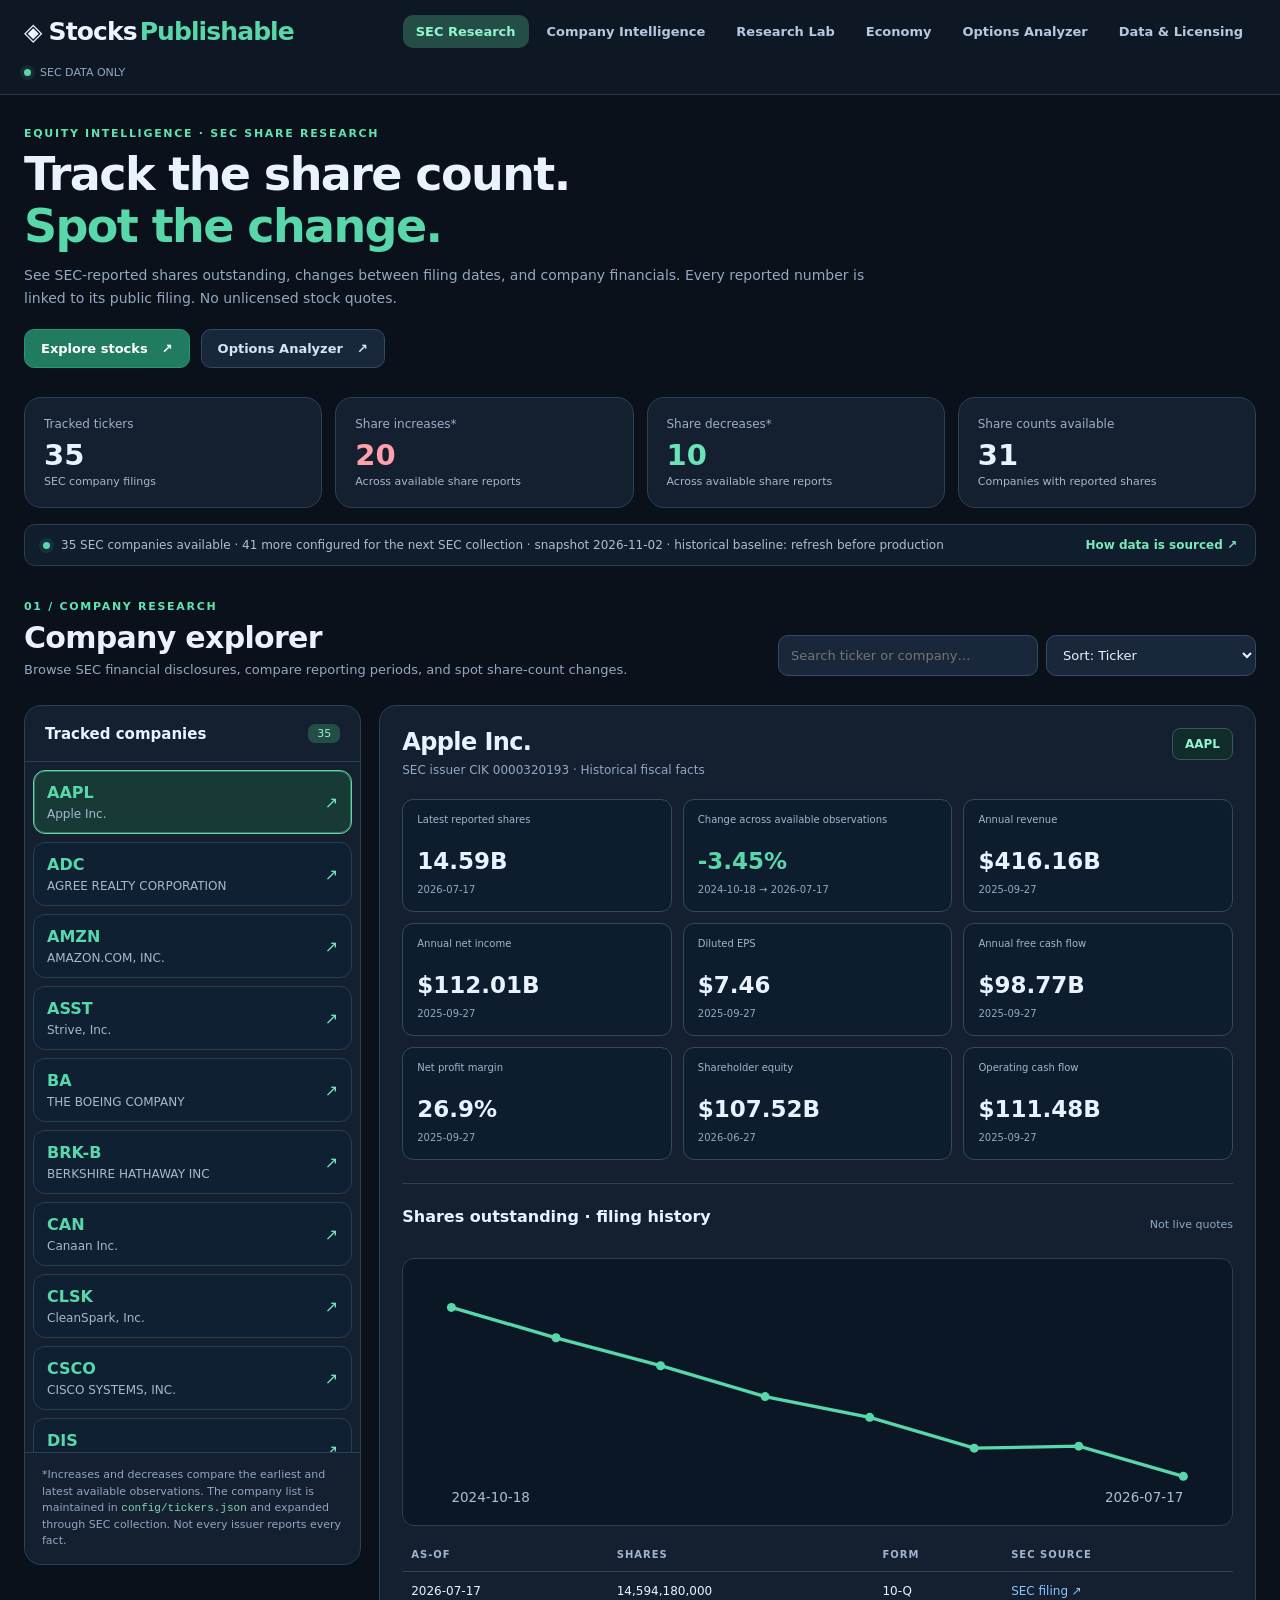
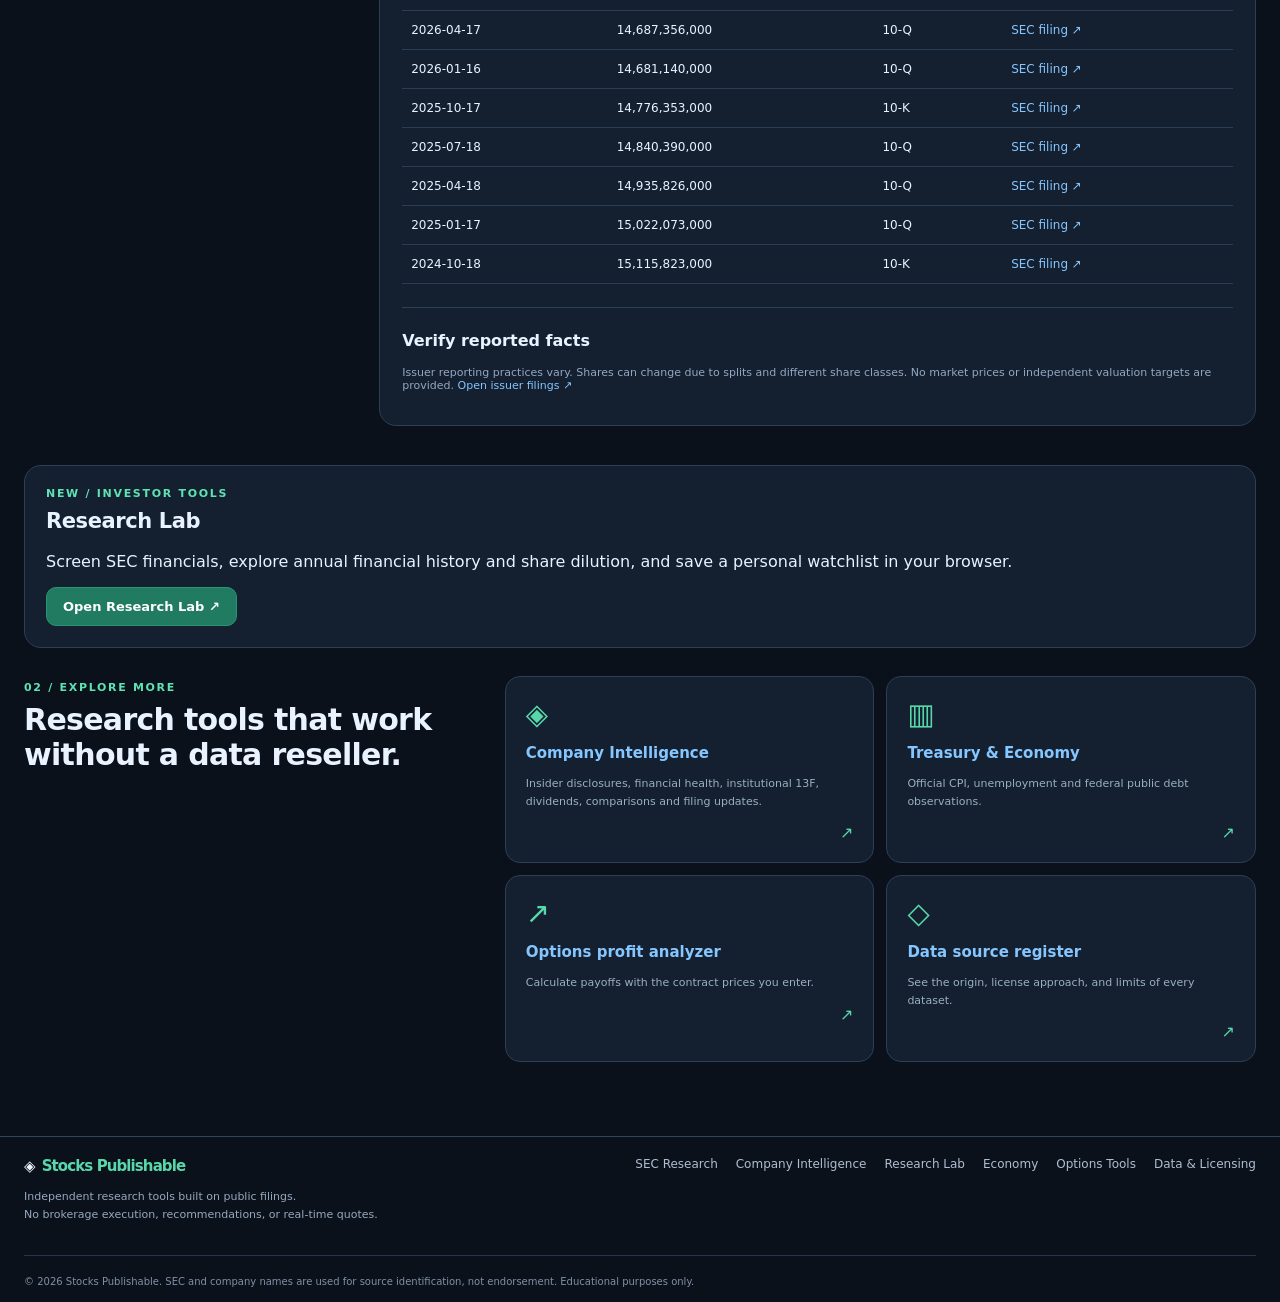
<file: index.html>
<!doctype html>
<html lang="en"><head>
<meta charset="utf-8"><meta name="viewport" content="width=device-width,initial-scale=1">
<meta name="description" content="Free public-filings research, share dilution trends, SEC company fundamentals, and original investing tools.">
<meta name="theme-color" content="#0a1221">
<title>Stocks Publishable | Research from public filings</title>
<link rel="stylesheet" href="./assets/style.css?v=20261102-intelligence1">
<script src="./assets/dashboard.js?v=20261102-company-expansion1" defer></script>
</head><body>
<a class="skip" href="#content">Skip to content</a>
<header class="site-header"><div class="nav shell"><a class="logo" href="./index.html" aria-label="Stocks Publishable home"><span class="logo-mark" aria-hidden="true">◈</span><span class="logo-name">Stocks<span>Publishable</span></span></a><nav class="nav-links" aria-label="Main navigation"><a href="./index.html" aria-current="page">SEC Research</a><a href="./intelligence.html">Company Intelligence</a><a href="./research.html">Research Lab</a><a href="./economy.html">Economy</a><a href="./options.html">Options Analyzer</a><a href="./sources.html">Data & Licensing</a></nav><span class="nav-label"><span class="live-dot"></span> SEC DATA ONLY</span></div></header>
<main id="content" class="shell">
<section class="hero"><div class="hero-left">
 <div class="eyebrow">EQUITY INTELLIGENCE · SEC SHARE RESEARCH</div>
 <h1>Track the share count.<br><em>Spot the change.</em></h1>
 <p>See SEC-reported shares outstanding, changes between filing dates, and company financials. Every reported number is linked to its public filing. No unlicensed stock quotes.</p>
 <div class="hero-actions"><a class="btn btn-primary" href="#explorer">Explore stocks <span aria-hidden="true">↗</span></a><a class="btn btn-subtle" href="./options.html">Options Analyzer <span aria-hidden="true">↗</span></a></div>
 </div></section>
 <section class="top-stats" aria-label="SEC filing overview">
   <div class="stat"><div class="label">Tracked tickers</div><div class="value" id="statTotal">—</div><div class="mini">SEC company filings</div></div>
   <div class="stat"><div class="label">Share increases*</div><div class="value negative" id="statIncreases">—</div><div class="mini">Across available share reports</div></div>
   <div class="stat"><div class="label">Share decreases*</div><div class="value positive" id="statDecreases">—</div><div class="mini">Across available share reports</div></div>
   <div class="stat"><div class="label">Share counts available</div><div class="value" id="statCoverage">—</div><div class="mini">Companies with reported shares</div></div>
 </section>
<div class="status-strip" role="status"><div><span class="status-indicator"></span><span id="dataStatus">Loading SEC filings snapshot…</span></div><a href="./sources.html">How data is sourced <span aria-hidden="true">↗</span></a></div>
<section class="intro-block" id="explorer"><div><div class="kicker">01 / COMPANY RESEARCH</div><h2>Company explorer</h2><p>Browse SEC financial disclosures, compare reporting periods, and spot share-count changes.</p></div><div class="explorer-tools"><label class="sr-only" for="companySearch">Find ticker or company</label><input id="companySearch" type="search" placeholder="Search ticker or company…" autocomplete="off"><label class="sr-only" for="companySort">Sort companies</label><select id="companySort"><option value="ticker">Sort: Ticker</option><option value="dilution">Largest share-count increase</option><option value="revenue">Highest annual revenue</option></select></div></section>
<div class="workbench"><aside class="sidebar" aria-label="SEC tracked companies"><div class="sidebar-top"><strong>Tracked companies</strong><span id="companyCount">—</span></div><div id="companyList" class="companies" aria-label="Select a company"><div class="empty">Loading companies…</div></div><p class="sidebar-note">*Increases and decreases compare the earliest and latest available observations. The company list is maintained in <code>config/tickers.json</code> and expanded through SEC collection. Not every issuer reports every fact.</p></aside>
<section class="detail" id="companyDetail" aria-live="polite"><div class="detail-empty">Select a company to inspect its SEC filing history.</div></section></div>
<section class="panel" style="margin-bottom:28px"><div class="kicker">NEW / INVESTOR TOOLS</div><h2>Research Lab</h2><p>Screen SEC financials, explore annual financial history and share dilution, and save a personal watchlist in your browser.</p><a class="btn btn-primary" href="./research.html">Open Research Lab ↗</a></section><section class="feature-band"><div><span class="band-index">02 / EXPLORE MORE</span><h2>Research tools that work<br>without a data reseller.</h2></div><div class="feature-grid"><a href="./intelligence.html"><span class="feature-icon">◈</span><strong>Company Intelligence</strong><small>Insider disclosures, financial health, institutional 13F, dividends, comparisons and filing updates.</small><span class="feature-arrow">↗</span></a><a href="./economy.html"><span class="feature-icon">▥</span><strong>Treasury &amp; Economy</strong><small>Official CPI, unemployment and federal public debt observations.</small><span class="feature-arrow">↗</span></a><a href="./options.html"><span class="feature-icon">↗</span><strong>Options profit analyzer</strong><small>Calculate payoffs with the contract prices you enter.</small><span class="feature-arrow">↗</span></a><a href="./sources.html"><span class="feature-icon">◇</span><strong>Data source register</strong><small>See the origin, license approach, and limits of every dataset.</small><span class="feature-arrow">↗</span></a></div></section>
</main>
<footer class="footer"><div class="shell footer-inner"><div><span class="logo footer-brand">◈ <span>Stocks Publishable</span></span><p>Independent research tools built on public filings.<br>No brokerage execution, recommendations, or real-time quotes.</p></div><div class="footer-links"><a href="./index.html">SEC Research</a><a href="./intelligence.html">Company Intelligence</a><a href="./research.html">Research Lab</a><a href="./economy.html">Economy</a><a href="./options.html">Options Tools</a><a href="./sources.html">Data & Licensing</a></div></div><div class="shell footer-bottom">© <span id="year">2026</span> Stocks Publishable. SEC and company names are used for source identification, not endorsement. Educational purposes only.</div></footer>
</body></html>
</file>
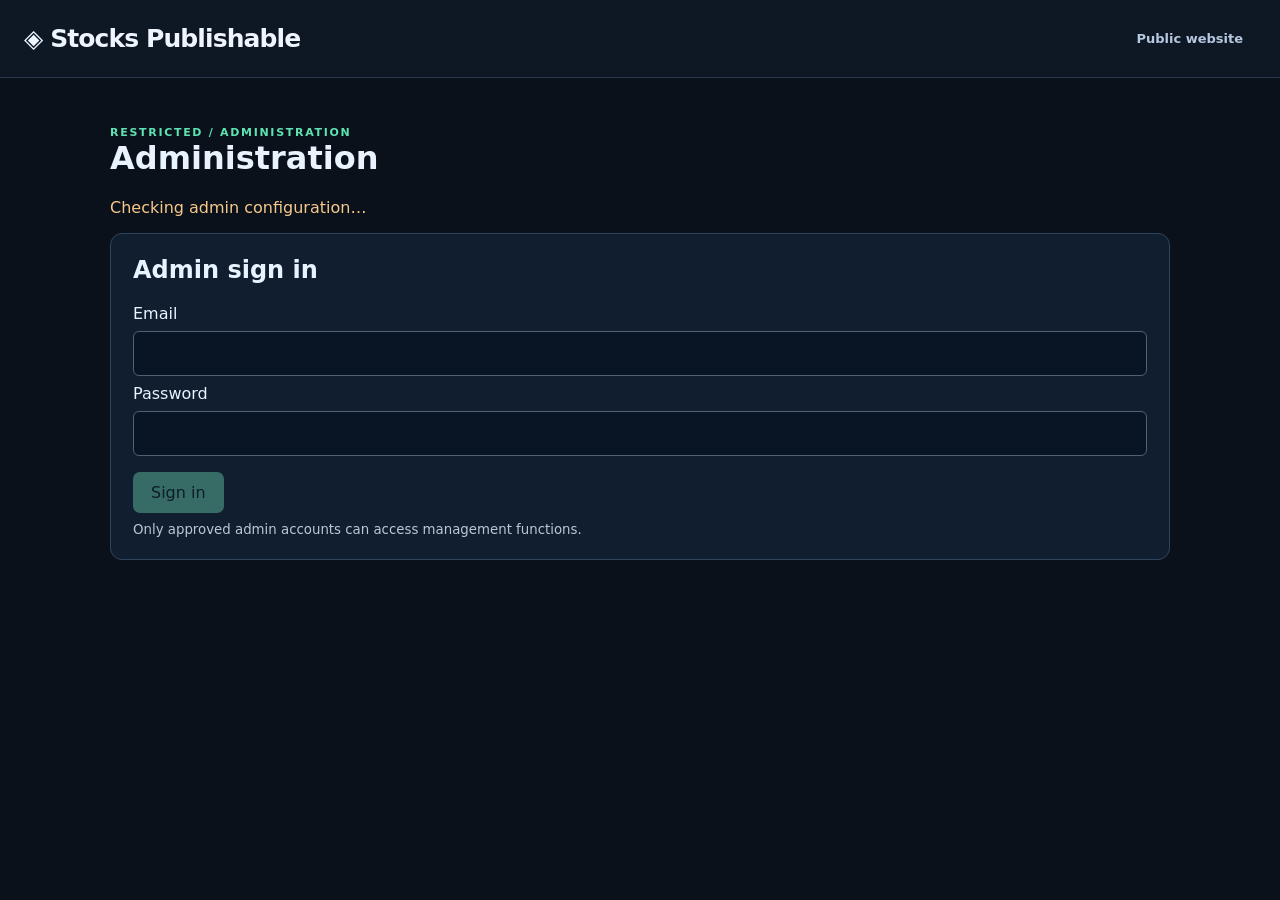
<file: admin.html>
<!doctype html><html lang="en"><head><meta charset="utf-8"><meta name="viewport" content="width=device-width,initial-scale=1"><title>Admin | Stocks Publishable</title><link rel="stylesheet" href="./assets/style.css"><style>.admin-wrap{max-width:1100px;margin:48px auto;padding:0 20px}.admin-grid{display:grid;grid-template-columns:repeat(auto-fit,minmax(210px,1fr));gap:16px;margin:24px 0}.admin-card{background:#111e30;border:1px solid #30455c;border-radius:12px;padding:22px}.admin-card strong{display:block;font-size:2rem;color:#71dfb5}.admin-card input{width:100%;padding:12px;margin:8px 0;background:#091525;color:white;border:1px solid #516176;border-radius:6px}.admin-card button{padding:11px 18px;margin:8px 6px 0 0;border:0;border-radius:7px;background:#71dfb5;color:#071a1e;cursor:pointer}.admin-card button:disabled{opacity:.4;cursor:not-allowed}.admin-card small{display:block;color:#b9c8d4;margin-top:9px}.admin-table{width:100%;border-collapse:collapse}.admin-table td,.admin-table th{padding:10px;border-bottom:1px solid #30455c;text-align:left}#portal{display:none}#notice{margin:16px 0;color:#f6c98b}</style></head><body><header class="site-header"><div class="nav shell"><a class="logo" href="./index.html">◈ Stocks Publishable</a><nav class="nav-links"><a href="./index.html">Public website</a></nav></div></header><main class="admin-wrap"><div class="eyebrow">RESTRICTED / ADMINISTRATION</div><h1>Administration</h1><p id="notice" role="status">Checking admin configuration…</p><section id="login" class="admin-card"><h2>Admin sign in</h2><form id="loginForm"><label>Email<input id="email" type="email" autocomplete="username" required></label><label>Password<input id="password" type="password" autocomplete="current-password" required></label><button id="signIn" type="submit" disabled>Sign in</button></form><small>Only approved admin accounts can access management functions.</small></section><section id="portal"><button id="signOut">Sign out</button><div class="admin-grid"><div class="admin-card"><span>Configured tickers</span><strong id="total">—</strong></div><div class="admin-card"><span>Published SEC companies</span><strong id="published">—</strong></div><div class="admin-card"><span>Share increases</span><strong id="increases">—</strong></div><div class="admin-card"><span>Snapshot updated</span><strong id="updated" style="font-size:1.2rem">—</strong></div></div><div class="admin-card"><h2>Manage stock watchlist</h2><form id="addForm"><label>New ticker<input id="ticker" maxlength="12" pattern="[A-Za-z0-9.-]{1,12}" required placeholder="e.g. AAPL"></label><button type="submit">Add ticker</button></form><small>Changes are stored in the protected admin database. The SEC collector currently reads config/tickers.json; syncing database changes to that file requires a separate authorized server-side integration.</small><table class="admin-table"><thead><tr><th>Ticker</th><th>Visibility</th><th>Action</th></tr></thead><tbody id="rows"></tbody></table></div><div class="admin-card" style="margin-top:16px"><h2>Collection monitoring</h2><p id="collection">Loading public SEC snapshot…</p><p>Scheduled SEC collection: Monday and Thursday (see GitHub Actions for exact execution status). Manual refresh is not enabled until a server-side GitHub Actions dispatcher is configured.</p><a href="https://github.com/tom10015/Stocks-Publishable/actions">View GitHub Actions</a></div></section></main><script type="module" src="./assets/admin.js"></script></body></html>
</file>
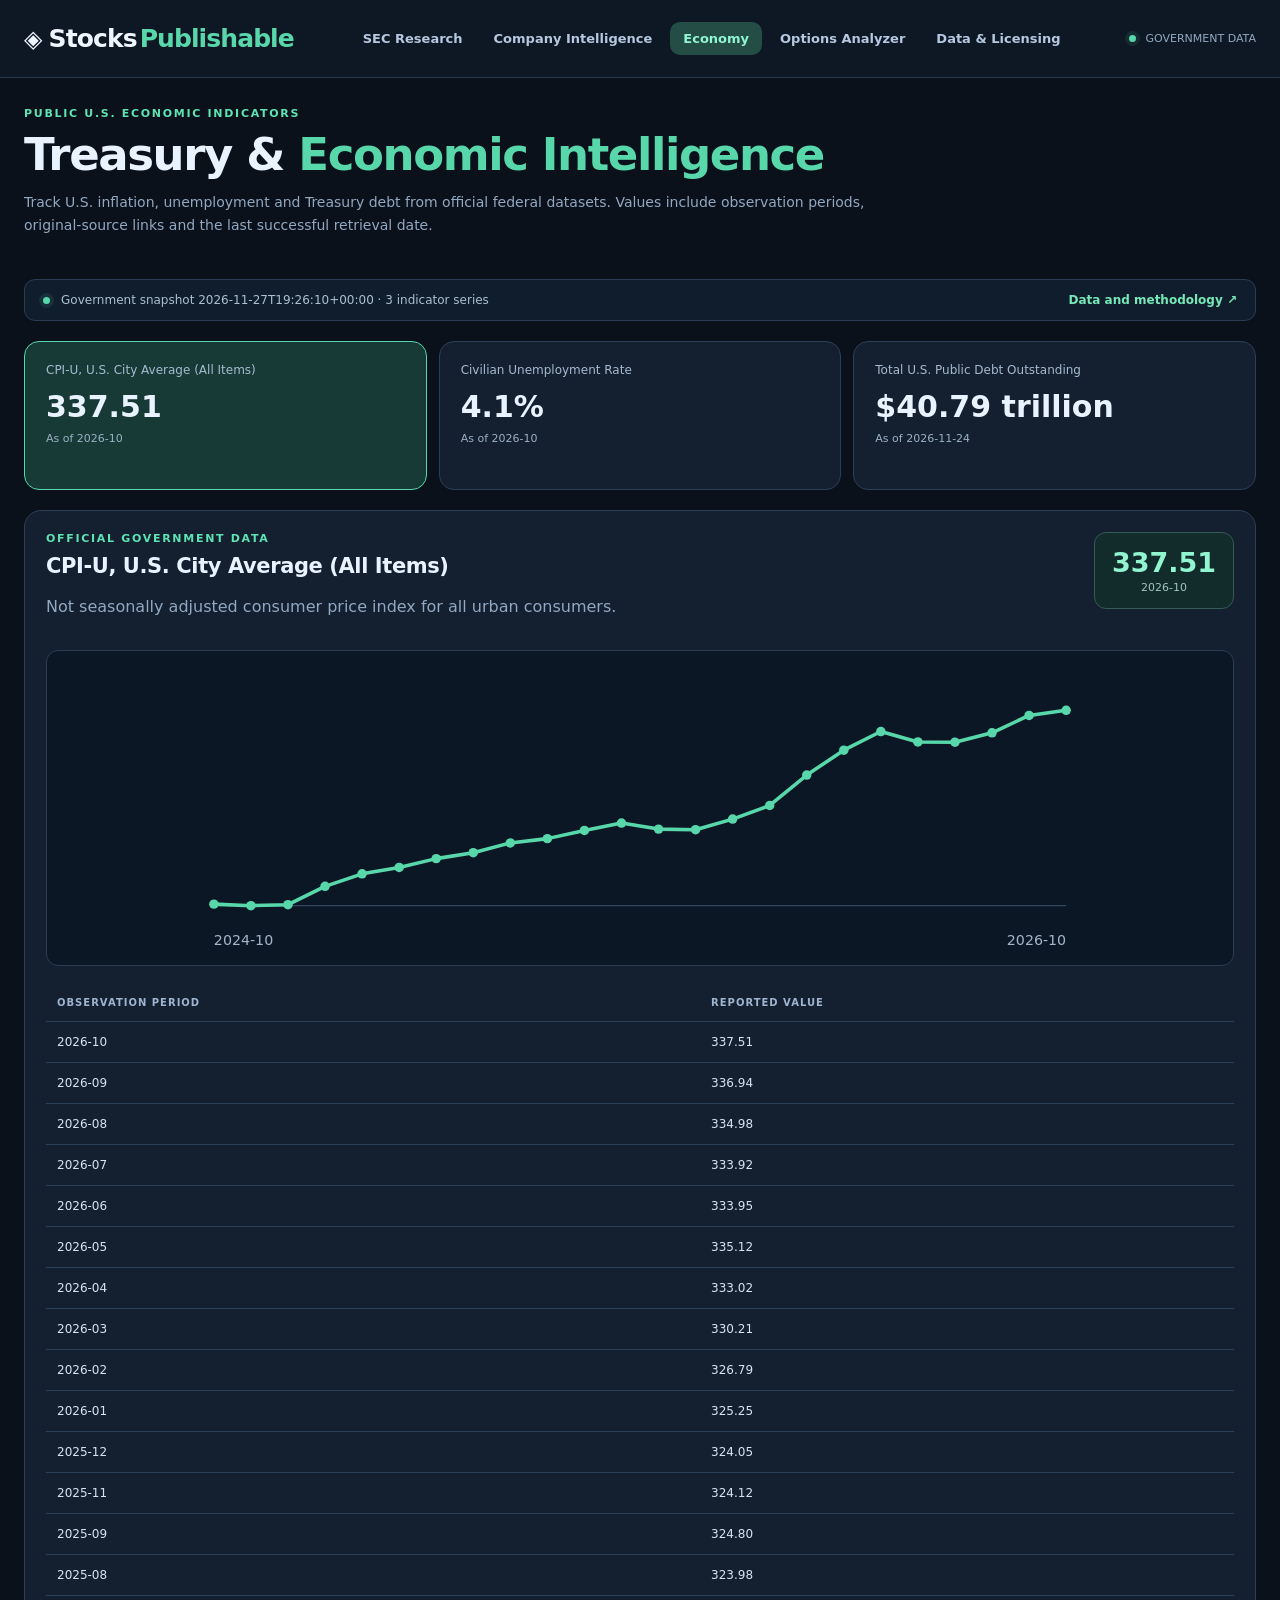
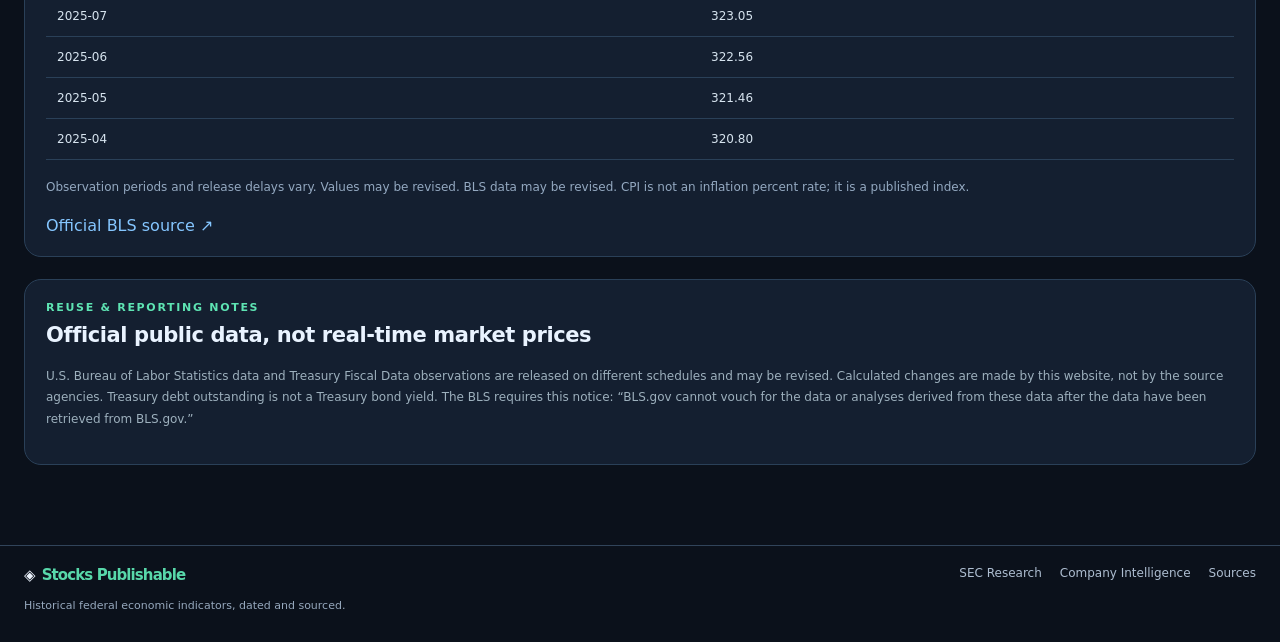
<file: economy.html>
<!doctype html><html lang="en"><head><meta charset="utf-8"><meta name="viewport" content="width=device-width,initial-scale=1"><meta name="theme-color" content="#0b111b">
<meta name="description" content="Official U.S. CPI, unemployment and Treasury debt indicators with source dates and free government datasets.">
<title>Treasury &amp; Economy · Stocks Publishable</title>
<link rel="stylesheet" href="./assets/style.css?v=20261102-intelligence1"><script src="./assets/economy.js?v=20261102-intelligence1" defer></script></head><body>
<a class="skip" href="#content">Skip to content</a><header class="site-header"><div class="nav shell">
<a class="logo" href="./index.html"><span class="logo-mark" aria-hidden="true">◈</span><span class="logo-name">Stocks<span>Publishable</span></span></a>
<nav class="nav-links" aria-label="Main navigation"><a href="./index.html">SEC Research</a><a href="./intelligence.html">Company Intelligence</a><a href="./economy.html" aria-current="page">Economy</a><a href="./options.html">Options Analyzer</a><a href="./sources.html">Data & Licensing</a></nav><span class="nav-label"><span class="live-dot"></span> GOVERNMENT DATA</span></div></header>
<main id="content" class="shell"><section class="page-hero"><div class="kicker">PUBLIC U.S. ECONOMIC INDICATORS</div><h1>Treasury &amp; <em>Economic Intelligence</em></h1>
<p>Track U.S. inflation, unemployment and Treasury debt from official federal datasets. Values include observation periods, original-source links and the last successful retrieval date.</p></section>
<div class="status-strip" role="status"><div><span class="status-indicator"></span><span id="ecoStatus">Loading official government indicators…</span></div><a href="./sources.html">Data and methodology ↗</a></div>
<div class="econ-grid" id="ecoGrid"><div class="panel"><h2>Loading economic data…</h2></div></div>
<section class="panel" id="ecoDetail"><h2>Historical observations</h2><p class="muted">Choose an available indicator above.</p></section>
<section class="panel disclosure"><div class="kicker">REUSE &amp; REPORTING NOTES</div><h2>Official public data, not real-time market prices</h2>
<p>U.S. Bureau of Labor Statistics data and Treasury Fiscal Data observations are released on different schedules and may be revised. Calculated changes are made by this website, not by the source agencies. Treasury debt outstanding is not a Treasury bond yield. The BLS requires this notice: “BLS.gov cannot vouch for the data or analyses derived from these data after the data have been retrieved from BLS.gov.”</p></section>
</main><footer class="footer"><div class="shell footer-inner"><div><span class="logo footer-brand">◈ <span>Stocks Publishable</span></span><p>Historical federal economic indicators, dated and sourced.</p></div><div class="footer-links"><a href="./index.html">SEC Research</a><a href="./intelligence.html">Company Intelligence</a><a href="./sources.html">Sources</a></div></div></footer></body></html>
</file>
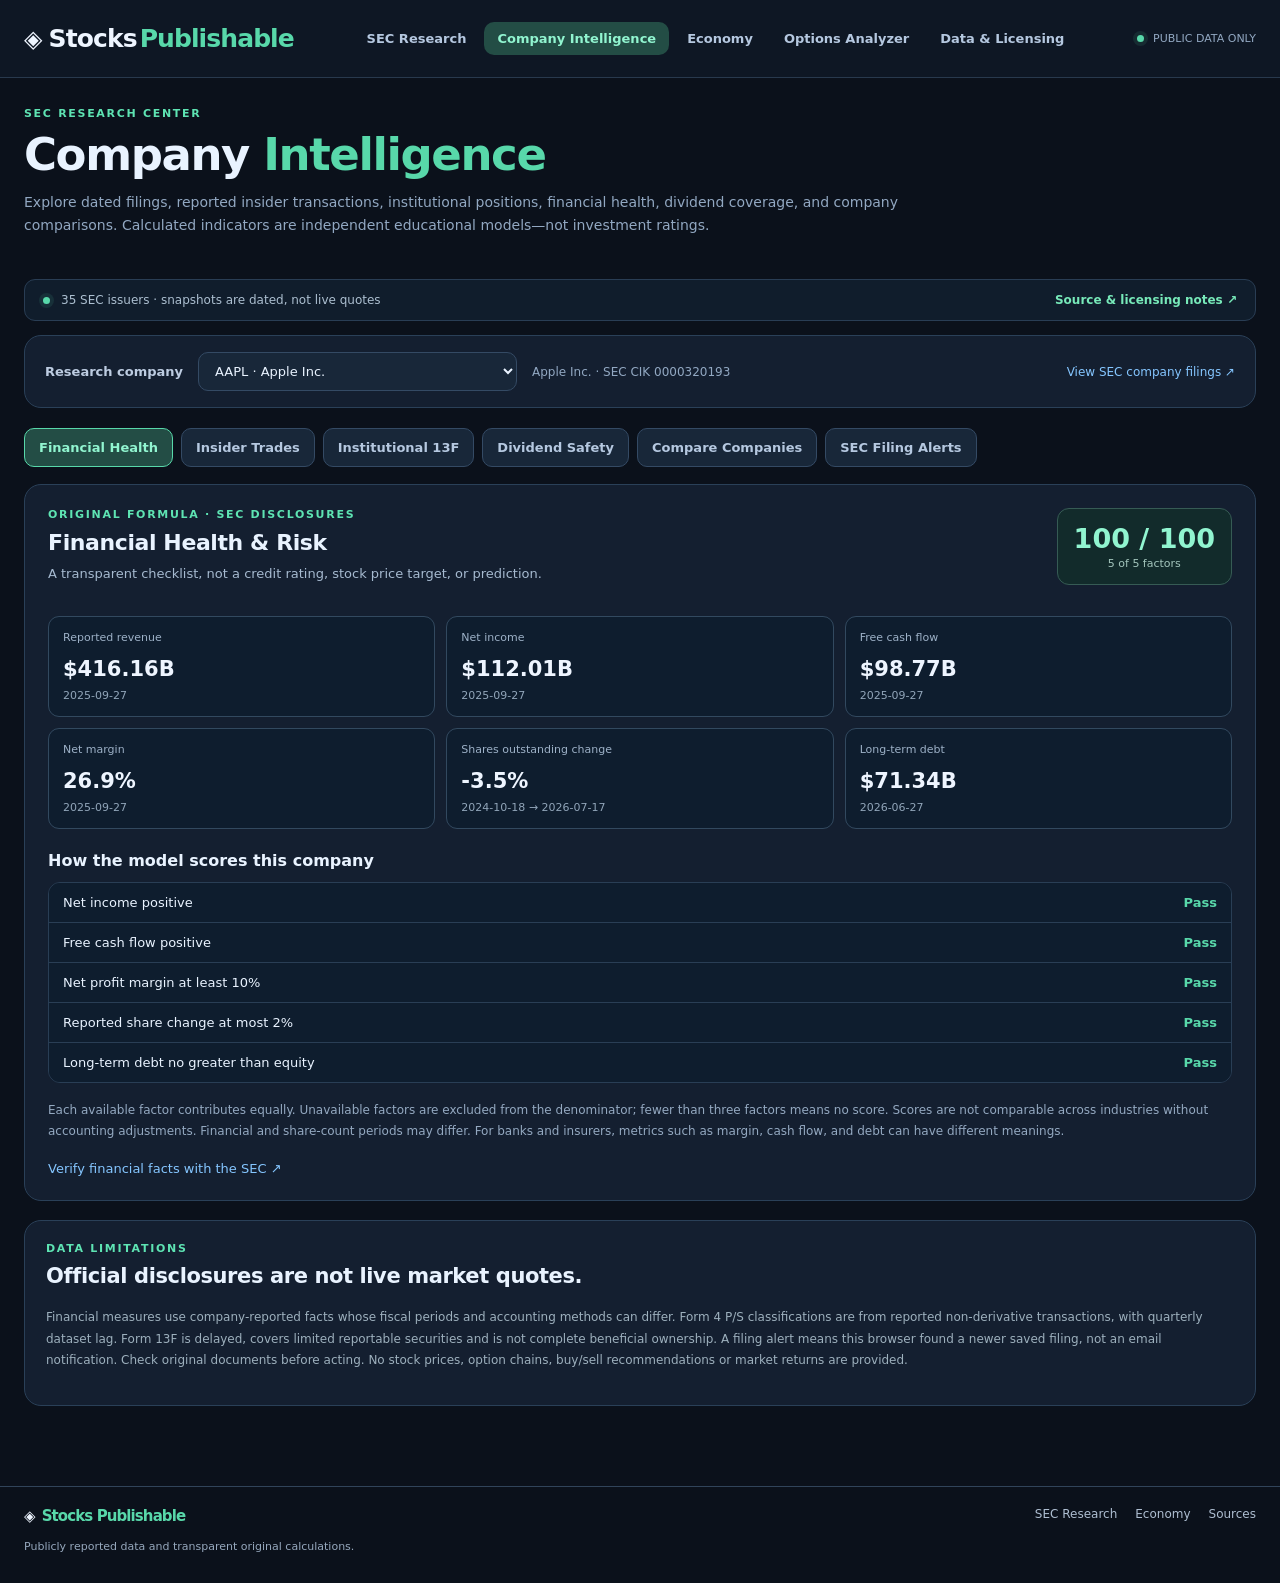
<file: intelligence.html>
<!doctype html>
<html lang="en"><head><meta charset="utf-8"><meta name="viewport" content="width=device-width,initial-scale=1">
<meta name="theme-color" content="#0b111b"><meta name="description" content="SEC filing research, insider transactions, institutional 13F disclosures, financial health, dividend safety, and company comparisons.">
<title>Company Intelligence · Stocks Publishable</title>
<link rel="stylesheet" href="./assets/style.css?v=20261102-intelligence1">
<script src="./assets/intelligence.js?v=20261102-intelligence1" defer></script>
</head><body>
<a class="skip" href="#content">Skip to content</a>
<header class="site-header"><div class="nav shell">
<a class="logo" href="./index.html"><span class="logo-mark" aria-hidden="true">◈</span><span class="logo-name">Stocks<span>Publishable</span></span></a>
<nav class="nav-links" aria-label="Main navigation"><a href="./index.html">SEC Research</a><a href="./intelligence.html" aria-current="page">Company Intelligence</a><a href="./economy.html">Economy</a><a href="./options.html">Options Analyzer</a><a href="./sources.html">Data & Licensing</a></nav>
<span class="nav-label"><span class="live-dot"></span> PUBLIC DATA ONLY</span></div></header>
<main class="shell" id="content">
<section class="page-hero"><div class="kicker">SEC RESEARCH CENTER</div><h1>Company <em>Intelligence</em></h1>
<p>Explore dated filings, reported insider transactions, institutional positions, financial health, dividend coverage, and company comparisons. Calculated indicators are independent educational models—not investment ratings.</p></section>
<div class="status-strip" role="status"><div><span class="status-indicator"></span><span id="researchStatus">Loading SEC datasets…</span></div><a href="./sources.html">Source &amp; licensing notes ↗</a></div>
<section class="panel research-toolbar" aria-label="Select a company"><label for="researchTicker">Research company</label><select id="researchTicker"><option value="">Loading companies…</option></select>
<span class="small muted" id="companyInfo">Financial reporting periods vary between issuers.</span>
<a id="secIssuerLink" href="https://www.sec.gov/edgar/search/" target="_blank" rel="noopener noreferrer">View SEC company filings ↗</a></section>
<div class="research-tabs" role="group" aria-label="Research topics">
<button data-tab="health" class="selected" aria-pressed="true">Financial Health</button>
<button data-tab="insiders" aria-pressed="false">Insider Trades</button>
<button data-tab="institutional" aria-pressed="false">Institutional 13F</button>
<button data-tab="dividend" aria-pressed="false">Dividend Safety</button>
<button data-tab="comparison" aria-pressed="false">Compare Companies</button>
<button data-tab="filings" aria-pressed="false">SEC Filing Alerts</button>
</div>
<section class="panel research-content" id="researchContent" aria-live="polite"><p class="muted">Loading SEC financial research…</p></section>
<section class="panel disclosure"><div class="kicker">DATA LIMITATIONS</div><h2>Official disclosures are not live market quotes.</h2>
<p>Financial measures use company-reported facts whose fiscal periods and accounting methods can differ. Form 4 P/S classifications are from reported non-derivative transactions, with quarterly dataset lag. Form 13F is delayed, covers limited reportable securities and is not complete beneficial ownership. A filing alert means this browser found a newer saved filing, not an email notification. Check original documents before acting. No stock prices, option chains, buy/sell recommendations or market returns are provided.</p></section>
</main><footer class="footer"><div class="shell footer-inner"><div><span class="logo footer-brand">◈ <span>Stocks Publishable</span></span><p>Publicly reported data and transparent original calculations.</p></div><div class="footer-links"><a href="./index.html">SEC Research</a><a href="./economy.html">Economy</a><a href="./sources.html">Sources</a></div></div></footer></body></html>
</file>
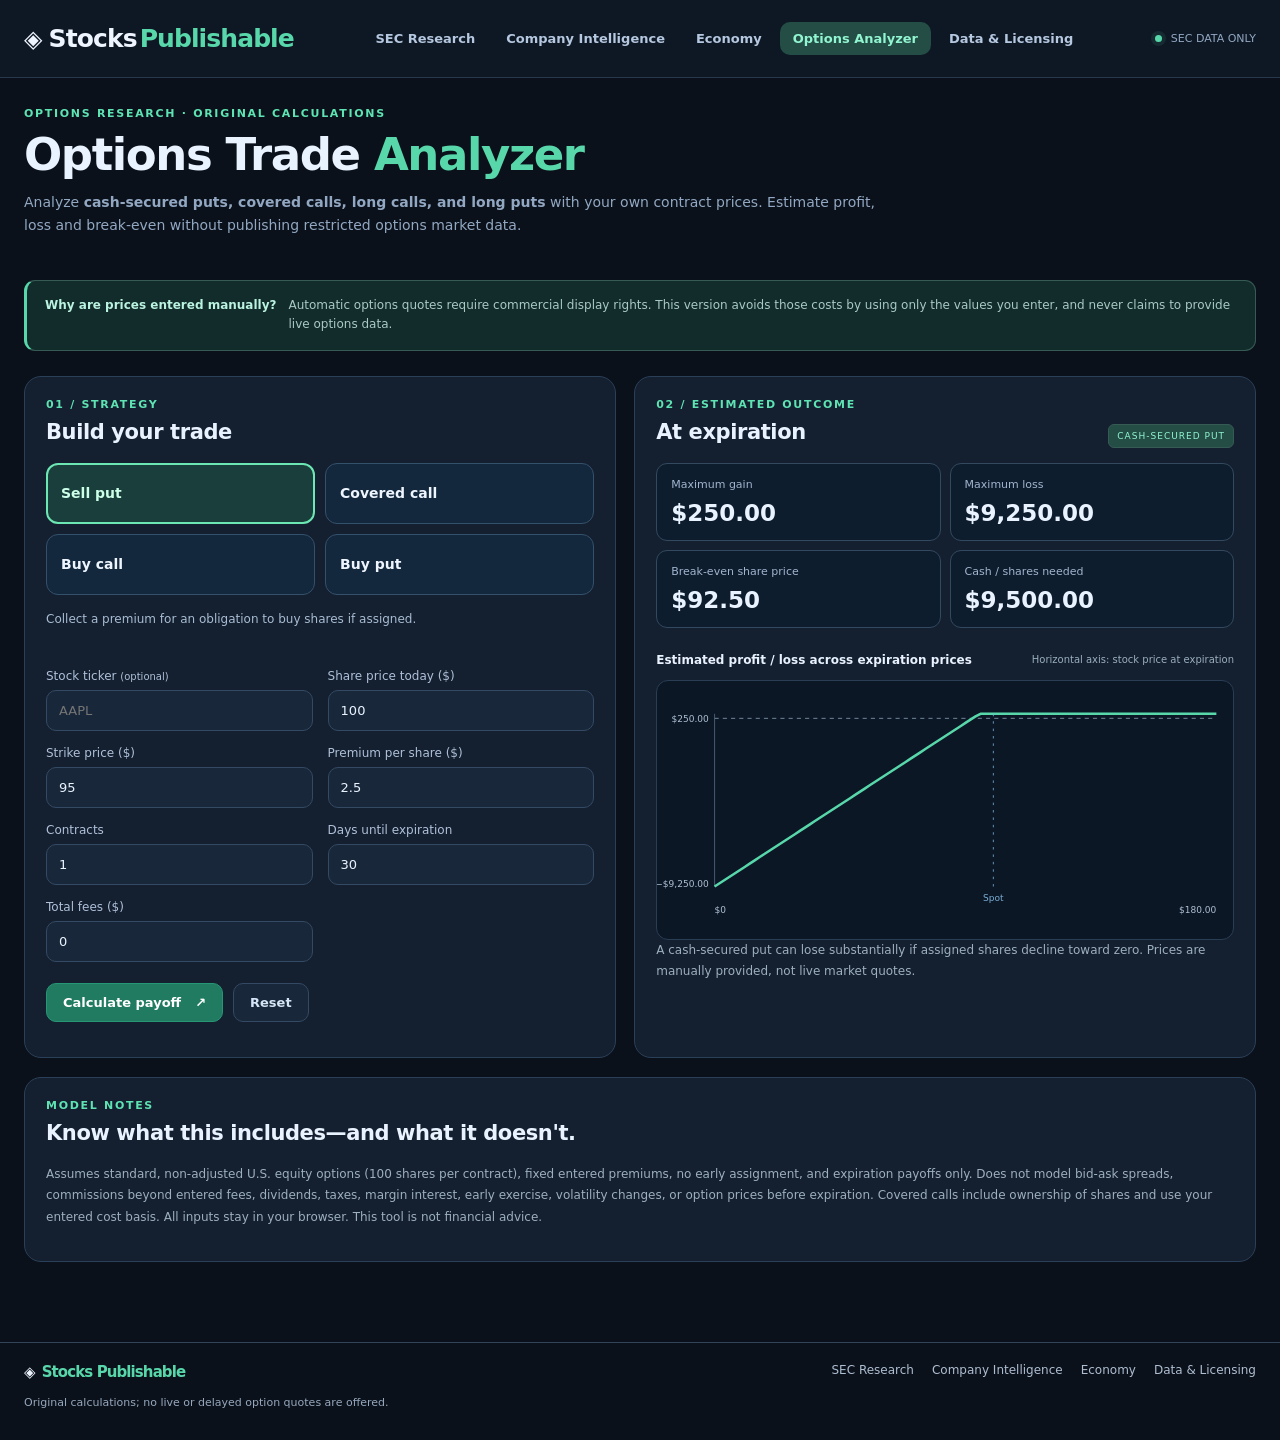
<file: options.html>
<!doctype html><html lang="en"><head><meta charset="utf-8"><meta name="viewport" content="width=device-width,initial-scale=1"><meta name="theme-color" content="#0a1221"><meta name="description" content="Original cash-secured put, covered call, long call, and long put payoff calculators with user-entered contracts."><title>Options Payoff Tools | Stocks Publishable</title><link rel="stylesheet" href="./assets/style.css?v=20261102-intelligence1"><script src="./assets/options.js?v=20261102-sharewatch-theme1" defer></script></head><body>
<a class="skip" href="#content">Skip to content</a><header class="site-header"><div class="nav shell"><a class="logo" href="./index.html" aria-label="Stocks Publishable home"><span class="logo-mark" aria-hidden="true">◈</span><span class="logo-name">Stocks<span>Publishable</span></span></a><nav class="nav-links" aria-label="Main navigation"><a href="./index.html">SEC Research</a><a href="./intelligence.html">Company Intelligence</a><a href="./economy.html">Economy</a><a href="./options.html" aria-current="page">Options Analyzer</a><a href="./sources.html">Data & Licensing</a></nav><span class="nav-label"><span class="live-dot"></span> SEC DATA ONLY</span></div></header>
<main class="shell" id="content"><section class="page-hero"><div class="kicker">OPTIONS RESEARCH · ORIGINAL CALCULATIONS</div><h1>Options Trade <em>Analyzer</em></h1><p>Analyze <strong>cash-secured puts, covered calls, long calls, and long puts</strong> with your own contract prices. Estimate profit, loss and break-even without publishing restricted options market data.</p></section>
<div class="notice"><strong>Why are prices entered manually?</strong><span>Automatic options quotes require commercial display rights. This version avoids those costs by using only the values you enter, and never claims to provide live options data.</span></div>
<section class="calc-layout"><div class="panel"><div class="kicker">01 / STRATEGY</div><h2>Build your trade</h2><div class="strategy-buttons" id="strategyButtons" role="group" aria-label="Choose strategy"><button type="button" class="chosen" data-strategy="put" aria-pressed="true">Sell put</button><button type="button" data-strategy="call" aria-pressed="false">Covered call</button><button type="button" data-strategy="long_call" aria-pressed="false">Buy call</button><button type="button" data-strategy="long_put" aria-pressed="false">Buy put</button></div><p class="strategy-info" id="strategyDescription">Collect a premium for an obligation to buy shares if assigned.</p><form id="payoffForm" novalidate><div class="field-grid"><label><span>Stock ticker <small>(optional)</small></span><input id="ticker" maxlength="12" placeholder="AAPL" autocomplete="off"></label><label><span>Share price today ($)</span><input id="spot" type="number" min="0.01" step="any" value="100" required></label><label><span>Strike price ($)</span><input id="strike" type="number" min="0.01" step="any" value="95" required></label><label><span>Premium per share ($)</span><input id="premium" type="number" min="0.01" step="any" value="2.5" required></label><label><span>Contracts</span><input id="contracts" type="number" min="1" max="10000" step="1" value="1" required></label><label><span>Days until expiration</span><input id="dte" type="number" min="1" max="3650" step="1" value="30" required></label><label id="basisField" hidden><span>Share cost basis ($)</span><input id="basis" type="number" min="0.01" step="any" value="90"></label><label><span>Total fees ($)</span><input id="fees" type="number" min="0" step="any" value="0"></label></div><div class="form-actions"><button class="btn btn-primary" type="submit">Calculate payoff <span aria-hidden="true">↗</span></button><button class="btn btn-outline" type="reset">Reset</button></div></form><p class="form-error" id="calcError" role="alert"></p></div>
<div class="panel result-panel"><div class="kicker">02 / ESTIMATED OUTCOME</div><div class="result-head"><h2>At expiration</h2><span class="result-badge" id="resultLabel">CASH-SECURED PUT</span></div><div class="result-metrics"><div class="result-metric"><small>Maximum gain</small><strong id="maxGain">—</strong></div><div class="result-metric"><small>Maximum loss</small><strong id="maxLoss">—</strong></div><div class="result-metric"><small>Break-even share price</small><strong id="breakeven">—</strong></div><div class="result-metric"><small>Cash / shares needed</small><strong id="capital">—</strong></div></div><div class="chart-heading"><strong>Estimated profit / loss across expiration prices</strong><small>Horizontal axis: stock price at expiration</small></div><div id="payoffChart" class="payoff-chart" role="img" aria-label="Payoff chart awaiting calculation"></div><p id="resultNote" class="result-note">Choose inputs to calculate theoretical expiration outcomes.</p></div></section>
<section class="panel disclosure"><div class="kicker">MODEL NOTES</div><h2>Know what this includes—and what it doesn't.</h2><p>Assumes standard, non-adjusted U.S. equity options (100 shares per contract), fixed entered premiums, no early assignment, and expiration payoffs only. Does not model bid-ask spreads, commissions beyond entered fees, dividends, taxes, margin interest, early exercise, volatility changes, or option prices before expiration. Covered calls include ownership of shares and use your entered cost basis. All inputs stay in your browser. This tool is not financial advice.</p></section>
</main><footer class="footer"><div class="shell footer-inner"><div><span class="logo footer-brand">◈ <span>Stocks Publishable</span></span><p>Original calculations; no live or delayed option quotes are offered.</p></div><div class="footer-links"><a href="./index.html">SEC Research</a><a href="./intelligence.html">Company Intelligence</a><a href="./economy.html">Economy</a><a href="./sources.html">Data & Licensing</a></div></div></footer></body></html>
</file>
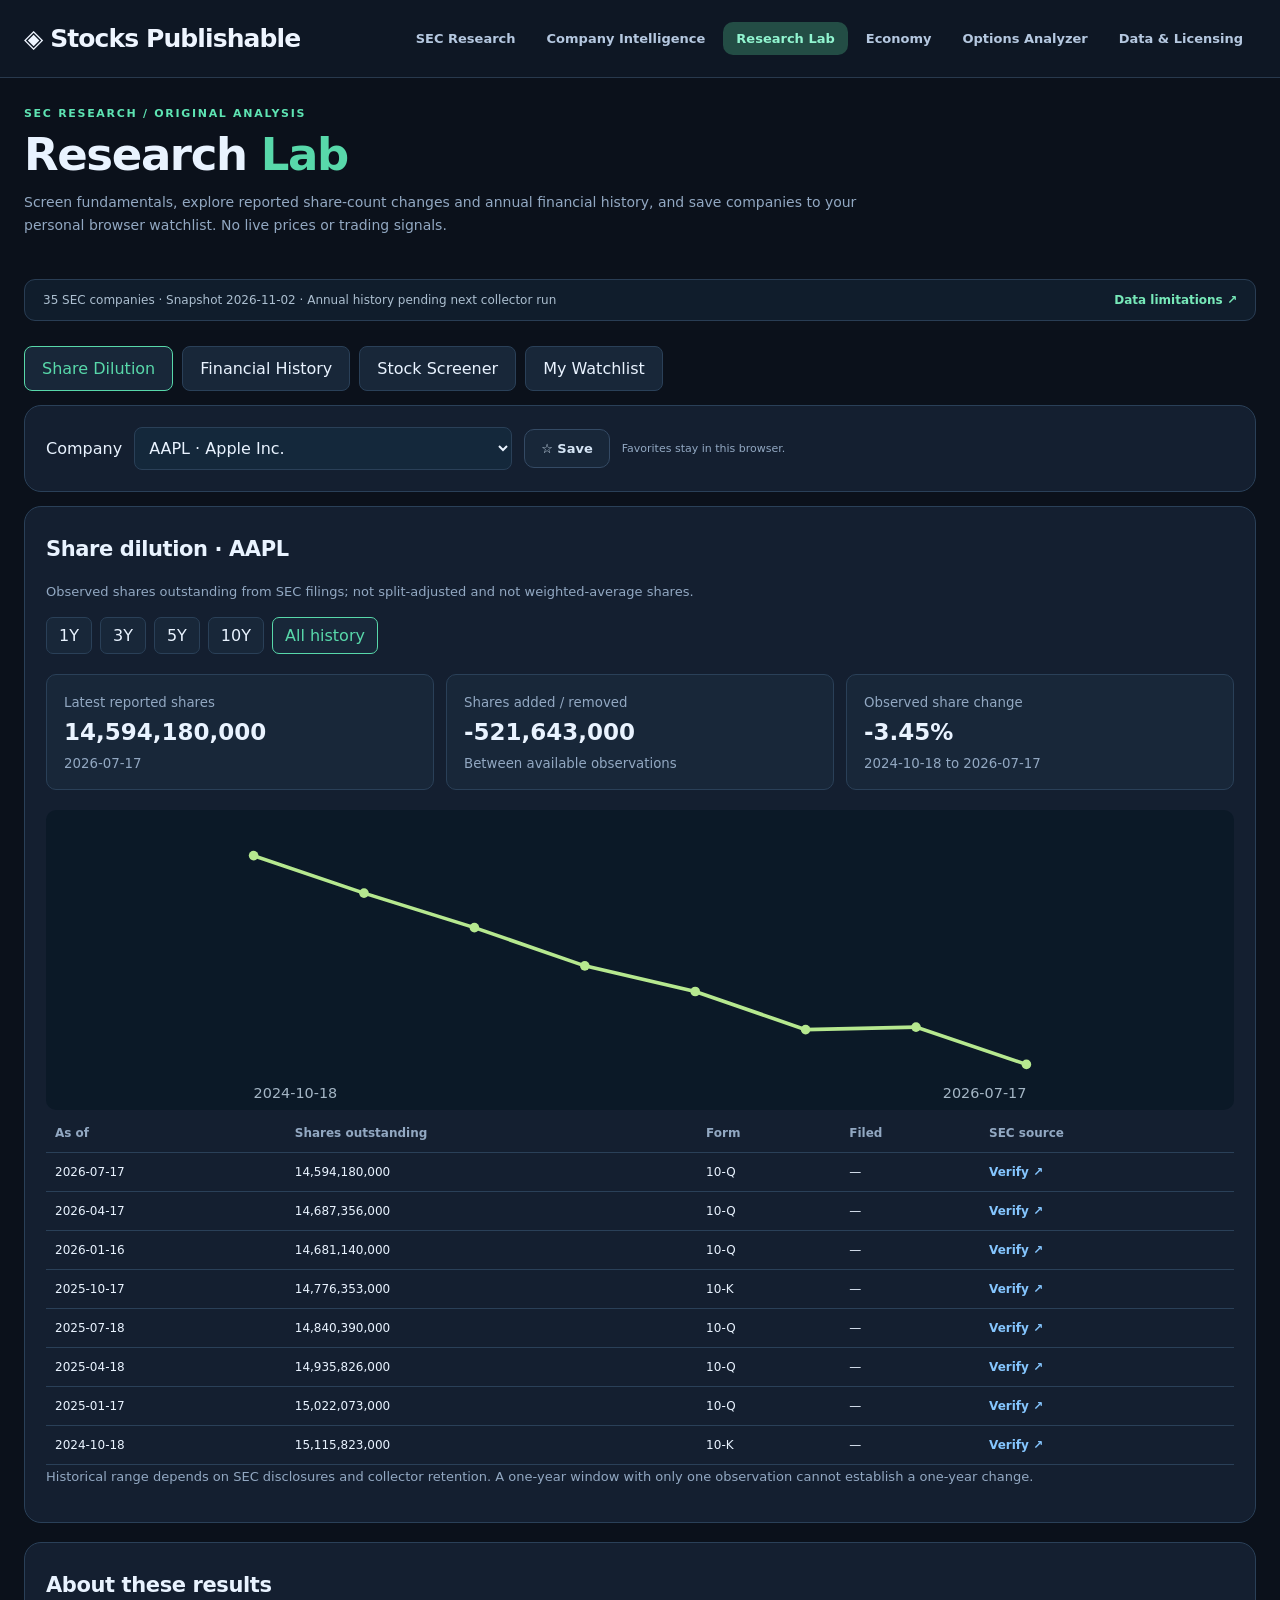
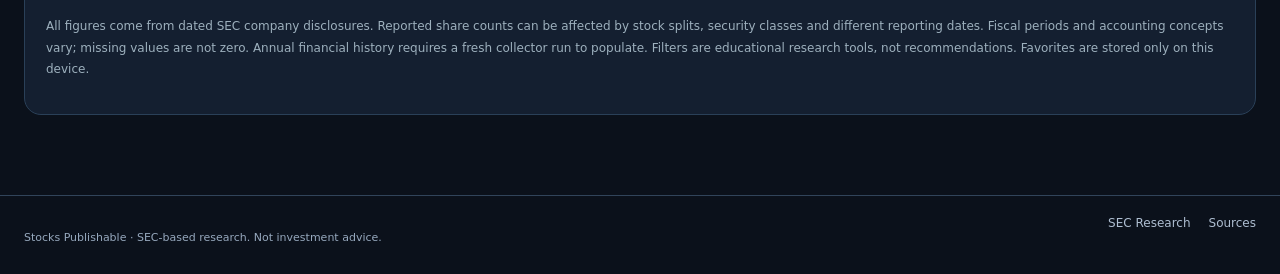
<file: research.html>
<!doctype html><html lang="en"><head><meta charset="utf-8"><meta name="viewport" content="width=device-width,initial-scale=1"><meta name="theme-color" content="#09111d"><title>Research Lab | Stocks Publishable</title><link rel="stylesheet" href="./assets/style.css"><link rel="stylesheet" href="./assets/research.css"><script src="./assets/research.js" defer></script></head><body><a class="skip" href="#content">Skip to content</a><header class="site-header"><div class="nav shell"><a class="logo" href="./index.html">◈ Stocks Publishable</a><nav class="nav-links"><a href="./index.html">SEC Research</a><a href="./intelligence.html">Company Intelligence</a><a href="./research.html" aria-current="page">Research Lab</a><a href="./economy.html">Economy</a><a href="./options.html">Options Analyzer</a><a href="./sources.html">Data & Licensing</a></nav></div></header><main class="shell" id="content"><section class="page-hero"><div class="kicker">SEC RESEARCH / ORIGINAL ANALYSIS</div><h1>Research <em>Lab</em></h1><p>Screen fundamentals, explore reported share-count changes and annual financial history, and save companies to your personal browser watchlist. No live prices or trading signals.</p></section><div class="status-strip"><span id="status" role="status">Loading SEC company snapshot…</span><a href="./sources.html">Data limitations ↗</a></div><div class="lab-tabs" role="tablist" aria-label="Research tools"><button data-tab="dilution" aria-selected="true">Share Dilution</button><button data-tab="history" aria-selected="false">Financial History</button><button data-tab="screener" aria-selected="false">Stock Screener</button><button data-tab="watchlist" aria-selected="false">My Watchlist</button></div><section class="panel lab-controls"><label for="tickerSelect">Company</label><select id="tickerSelect" aria-label="Company"></select><button class="btn btn-outline" id="favorite" type="button">☆ Save</button><span id="favoriteNote" class="muted small">Favorites stay in this browser.</span></section><section id="contentPanel" class="panel" aria-live="polite"></section><section class="panel disclosure"><h2>About these results</h2><p>All figures come from dated SEC company disclosures. Reported share counts can be affected by stock splits, security classes and different reporting dates. Fiscal periods and accounting concepts vary; missing values are not zero. Annual financial history requires a fresh collector run to populate. Filters are educational research tools, not recommendations. Favorites are stored only on this device.</p></section></main><footer class="footer"><div class="shell footer-inner"><p>Stocks Publishable · SEC-based research. Not investment advice.</p><div class="footer-links"><a href="./index.html">SEC Research</a><a href="./sources.html">Sources</a></div></div></footer></body></html>
</file>
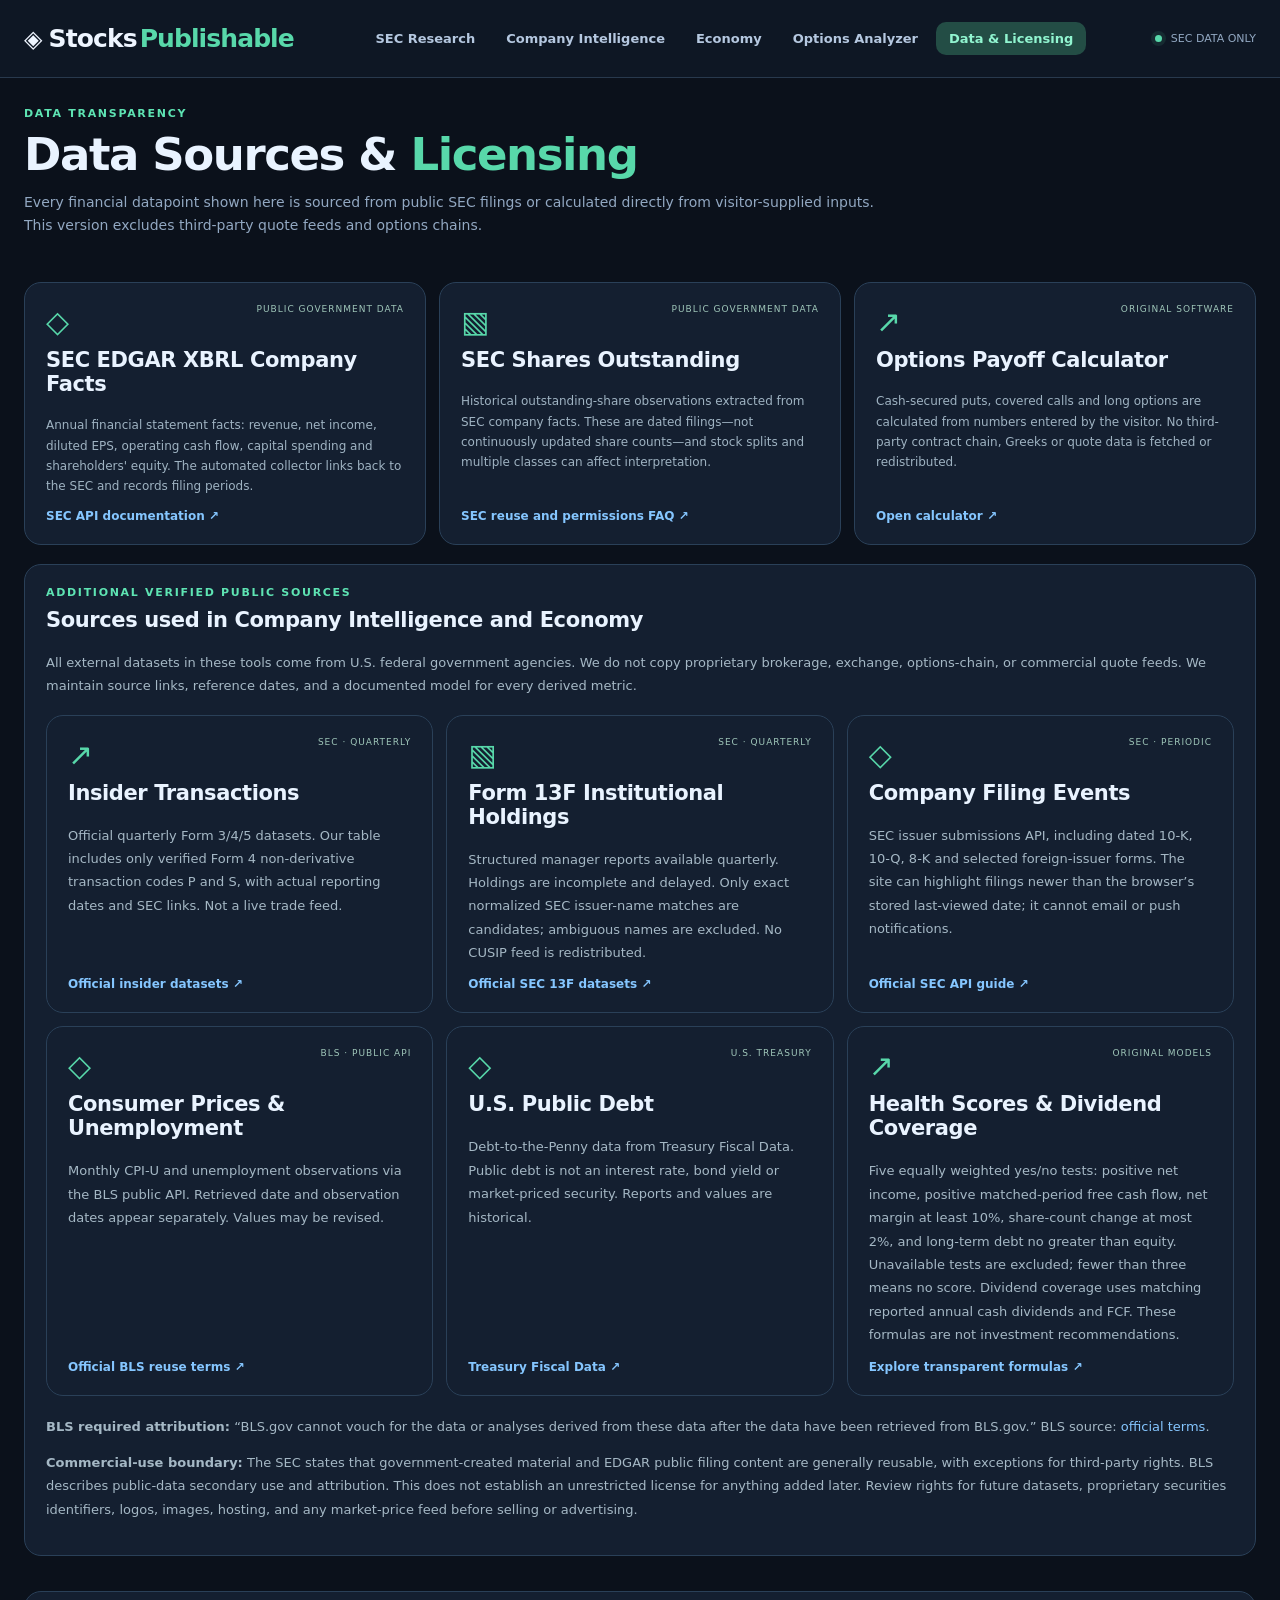
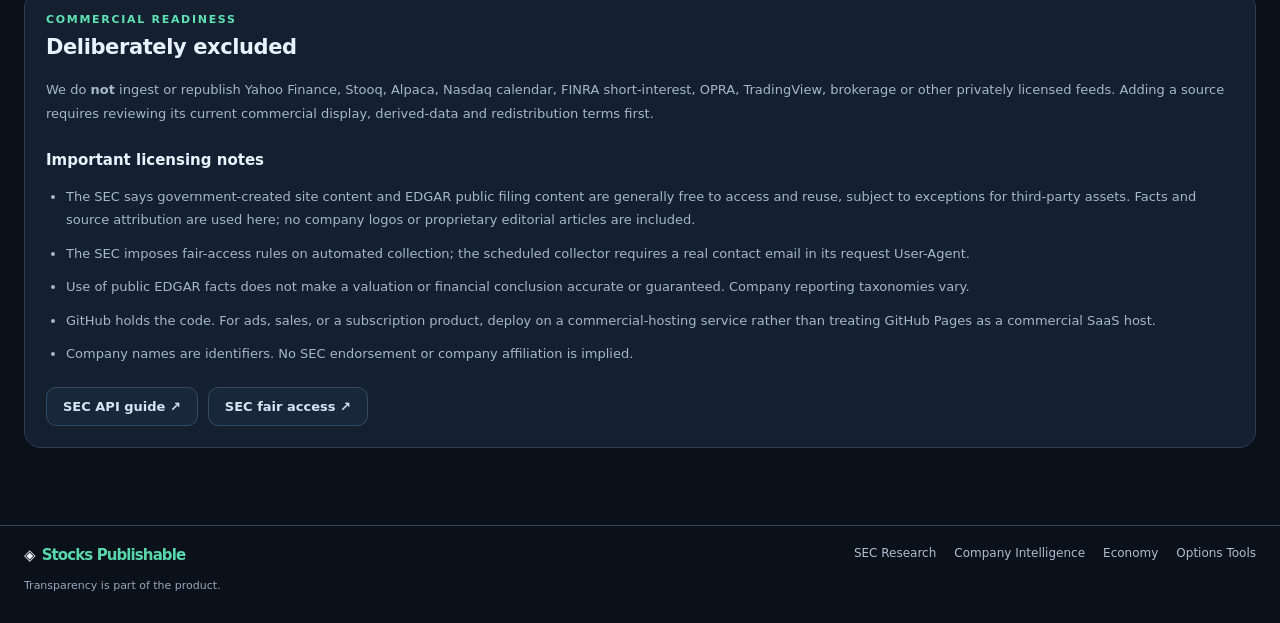
<file: sources.html>
<!doctype html><html lang="en"><head><meta charset="utf-8"><meta name="viewport" content="width=device-width,initial-scale=1"><meta name="theme-color" content="#0a1221"><title>Sources & Rights | Stocks Publishable</title><link rel="stylesheet" href="./assets/style.css?v=20261102-intelligence1"></head><body>
<a class="skip" href="#content">Skip to content</a><header class="site-header"><div class="nav shell"><a class="logo" href="./index.html" aria-label="Stocks Publishable home"><span class="logo-mark" aria-hidden="true">◈</span><span class="logo-name">Stocks<span>Publishable</span></span></a><nav class="nav-links" aria-label="Main navigation"><a href="./index.html">SEC Research</a><a href="./intelligence.html">Company Intelligence</a><a href="./economy.html">Economy</a><a href="./options.html">Options Analyzer</a><a href="./sources.html" aria-current="page">Data & Licensing</a></nav><span class="nav-label"><span class="live-dot"></span> SEC DATA ONLY</span></div></header>
<main class="shell" id="content"><section class="page-hero"><div class="kicker">DATA TRANSPARENCY</div><h1>Data Sources &amp; <em>Licensing</em></h1><p>Every financial datapoint shown here is sourced from public SEC filings or calculated directly from visitor-supplied inputs. This version excludes third-party quote feeds and options chains.</p></section><section class="source-cards"><article class="panel"><div class="source-top"><span class="source-icon">◇</span><span class="source-type">PUBLIC GOVERNMENT DATA</span></div><h2>SEC EDGAR XBRL Company Facts</h2><p>Annual financial statement facts: revenue, net income, diluted EPS, operating cash flow, capital spending and shareholders' equity. The automated collector links back to the SEC and records filing periods.</p><a class="source-link" href="https://www.sec.gov/search-filings/edgar-application-programming-interfaces" target="_blank" rel="noopener noreferrer">SEC API documentation ↗</a></article><article class="panel"><div class="source-top"><span class="source-icon">▧</span><span class="source-type">PUBLIC GOVERNMENT DATA</span></div><h2>SEC Shares Outstanding</h2><p>Historical outstanding-share observations extracted from SEC company facts. These are dated filings—not continuously updated share counts—and stock splits and multiple classes can affect interpretation.</p><a class="source-link" href="https://www.sec.gov/about/webmaster-frequently-asked-questions" target="_blank" rel="noopener noreferrer">SEC reuse and permissions FAQ ↗</a></article><article class="panel"><div class="source-top"><span class="source-icon">↗</span><span class="source-type">ORIGINAL SOFTWARE</span></div><h2>Options Payoff Calculator</h2><p>Cash-secured puts, covered calls and long options are calculated from numbers entered by the visitor. No third-party contract chain, Greeks or quote data is fetched or redistributed.</p><a class="source-link" href="./options.html">Open calculator ↗</a></article></section>
<section class="panel rules-panel" id="research-data">
<div class="kicker">ADDITIONAL VERIFIED PUBLIC SOURCES</div><h2>Sources used in Company Intelligence and Economy</h2>
<p>All external datasets in these tools come from U.S. federal government agencies. We do not copy proprietary brokerage, exchange, options-chain, or commercial quote feeds. We maintain source links, reference dates, and a documented model for every derived metric.</p>
<div class="source-cards">
<article class="panel"><div class="source-top"><span class="source-icon">↗</span><span class="source-type">SEC · QUARTERLY</span></div><h2>Insider Transactions</h2><p>Official quarterly Form 3/4/5 datasets. Our table includes only verified Form 4 non-derivative transaction codes P and S, with actual reporting dates and SEC links. Not a live trade feed.</p><a class="source-link" href="https://www.sec.gov/data-research/sec-markets-data/insider-transactions-data-sets" target="_blank" rel="noopener noreferrer">Official insider datasets ↗</a></article>
<article class="panel"><div class="source-top"><span class="source-icon">▧</span><span class="source-type">SEC · QUARTERLY</span></div><h2>Form 13F Institutional Holdings</h2><p>Structured manager reports available quarterly. Holdings are incomplete and delayed. Only exact normalized SEC issuer-name matches are candidates; ambiguous names are excluded. No CUSIP feed is redistributed.</p><a class="source-link" href="https://www.sec.gov/data-research/sec-markets-data/form-13f-data-sets" target="_blank" rel="noopener noreferrer">Official SEC 13F datasets ↗</a></article>
<article class="panel"><div class="source-top"><span class="source-icon">◇</span><span class="source-type">SEC · PERIODIC</span></div><h2>Company Filing Events</h2><p>SEC issuer submissions API, including dated 10-K, 10-Q, 8-K and selected foreign-issuer forms. The site can highlight filings newer than the browser’s stored last-viewed date; it cannot email or push notifications.</p><a class="source-link" href="https://www.sec.gov/search-filings/edgar-application-programming-interfaces" target="_blank" rel="noopener noreferrer">Official SEC API guide ↗</a></article>
<article class="panel"><div class="source-top"><span class="source-icon">◇</span><span class="source-type">BLS · PUBLIC API</span></div><h2>Consumer Prices &amp; Unemployment</h2><p>Monthly CPI-U and unemployment observations via the BLS public API. Retrieved date and observation dates appear separately. Values may be revised.</p><a class="source-link" href="https://www.bls.gov/developers/termsOfService.htm" target="_blank" rel="noopener noreferrer">Official BLS reuse terms ↗</a></article>
<article class="panel"><div class="source-top"><span class="source-icon">◇</span><span class="source-type">U.S. TREASURY</span></div><h2>U.S. Public Debt</h2><p>Debt-to-the-Penny data from Treasury Fiscal Data. Public debt is not an interest rate, bond yield or market-priced security. Reports and values are historical.</p><a class="source-link" href="https://fiscaldata.treasury.gov/datasets/debt-to-the-penny/debt-to-the-penny" target="_blank" rel="noopener noreferrer">Treasury Fiscal Data ↗</a></article>
<article class="panel"><div class="source-top"><span class="source-icon">↗</span><span class="source-type">ORIGINAL MODELS</span></div><h2>Health Scores &amp; Dividend Coverage</h2><p>Five equally weighted yes/no tests: positive net income, positive matched-period free cash flow, net margin at least 10%, share-count change at most 2%, and long-term debt no greater than equity. Unavailable tests are excluded; fewer than three means no score. Dividend coverage uses matching reported annual cash dividends and FCF. These formulas are not investment recommendations.</p><a class="source-link" href="./intelligence.html">Explore transparent formulas ↗</a></article>
</div>
<p><strong>BLS required attribution:</strong> “BLS.gov cannot vouch for the data or analyses derived from these data after the data have been retrieved from BLS.gov.” BLS source: <a href="https://www.bls.gov/developers/termsOfService.htm">official terms</a>.</p>
<p><strong>Commercial-use boundary:</strong> The SEC states that government-created material and EDGAR public filing content are generally reusable, with exceptions for third-party rights. BLS describes public-data secondary use and attribution. This does not establish an unrestricted license for anything added later. Review rights for future datasets, proprietary securities identifiers, logos, images, hosting, and any market-price feed before selling or advertising.</p></section>
<section class="panel rules-panel"><div class="kicker">COMMERCIAL READINESS</div><h2>Deliberately excluded</h2><p>We do <strong>not</strong> ingest or republish Yahoo Finance, Stooq, Alpaca, Nasdaq calendar, FINRA short-interest, OPRA, TradingView, brokerage or other privately licensed feeds. Adding a source requires reviewing its current commercial display, derived-data and redistribution terms first.</p><h3>Important licensing notes</h3><ul><li>The SEC says government-created site content and EDGAR public filing content are generally free to access and reuse, subject to exceptions for third-party assets. Facts and source attribution are used here; no company logos or proprietary editorial articles are included.</li><li>The SEC imposes fair-access rules on automated collection; the scheduled collector requires a real contact email in its request User-Agent.</li><li>Use of public EDGAR facts does not make a valuation or financial conclusion accurate or guaranteed. Company reporting taxonomies vary.</li><li>GitHub holds the code. For ads, sales, or a subscription product, deploy on a commercial-hosting service rather than treating GitHub Pages as a commercial SaaS host.</li><li>Company names are identifiers. No SEC endorsement or company affiliation is implied.</li></ul><div class="source-actions"><a class="btn btn-outline" href="https://www.sec.gov/search-filings/edgar-application-programming-interfaces" target="_blank" rel="noopener noreferrer">SEC API guide ↗</a><a class="btn btn-outline" href="https://www.sec.gov/search-filings/edgar-search-assistance/accessing-edgar-data" target="_blank" rel="noopener noreferrer">SEC fair access ↗</a></div></section></main>
<footer class="footer"><div class="shell footer-inner"><div><span class="logo footer-brand">◈ <span>Stocks Publishable</span></span><p>Transparency is part of the product.</p></div><div class="footer-links"><a href="./index.html">SEC Research</a><a href="./intelligence.html">Company Intelligence</a><a href="./economy.html">Economy</a><a href="./options.html">Options Tools</a></div></div></footer></body></html>
</file>
<file: assets/style.css>
:root{font-family:Inter,ui-sans-serif,system-ui,-apple-system,"Segoe UI",sans-serif;color:#edf2f7;background:#09111d;color-scheme:dark;--bg:#09111d;--panel:#101e2d;--panel2:#122439;--edge:#294257;--text:#edf2f7;--muted:#95abbc;--mint:#b6e88f;--sky:#90d4dc;--orange:#ffc18a;--red:#f29b9b}*{box-sizing:border-box}html{scroll-behavior:smooth}body{margin:0}button,input,select{font:inherit}a{color:inherit;text-decoration:none}a:hover{text-decoration:none}.shell{width:min(1330px,calc(100% - 64px));margin-inline:auto}.sr-only{position:absolute;width:1px;height:1px;padding:0;margin:-1px;overflow:hidden;clip:rect(0,0,0,0);white-space:nowrap;border:0}.skip{position:absolute;left:15px;top:-90px;background:var(--mint);color:#07131b;padding:10px;z-index:100}.skip:focus{top:10px}.site-header{border-bottom:1px solid #233447;background:rgba(9,17,29,.95)}.nav{height:78px;display:flex;align-items:center;justify-content:space-between;gap:20px}.logo{font-size:18px;font-weight:850;display:flex;align-items:center;gap:10px;white-space:nowrap;letter-spacing:-.6px}.logo-icon{background:var(--mint);color:#102019;width:35px;height:35px;display:grid;place-items:center;border-radius:10px;font-size:19px;letter-spacing:-2px}.logo-icon span{color:#458772}.logo-light{font-weight:450;color:#b6c4d0}.nav-links{display:flex;gap:7px;align-items:center}.nav-links a{font-size:13px;font-weight:630;color:#a7bacc;padding:10px 13px;border-radius:8px}.nav-links a:hover,.nav-links a[aria-current=page]{background:#1b3241;color:#ebf7ee}.nav-label{white-space:nowrap;font-size:11px;color:#a9bbbe;display:flex;gap:9px;align-items:center}.live-dot,.status-indicator{width:7px;height:7px;background:var(--mint);border-radius:99px;display:inline-block;box-shadow:0 0 0 4px rgba(182,232,143,.09)}.hero{display:grid;grid-template-columns:1.72fr .85fr;gap:16px;padding:52px 0 30px}.hero-left{border:1px solid #263e50;border-radius:19px;background:radial-gradient(circle at 95% -5%,#1e4a49 0,transparent 35%),linear-gradient(135deg,#14283b,#101a29 73%);padding:clamp(28px,4vw,58px);min-height:385px}.eyebrow,.kicker,.band-index{font-size:10px;letter-spacing:2.15px;font-weight:800;color:var(--mint)}.eyebrow{display:flex;align-items:center;gap:9px}.eyebrow-line{width:19px;height:1px;background:var(--mint)}h1,h2,h3,p{margin-top:0}.hero h1{font-size:clamp(42px,5.4vw,77px);font-weight:680;line-height:1.08;letter-spacing:-4px;margin:22px 0 21px}.hero h1 em,.page-hero h1 em{font-weight:520;font-style:normal;color:var(--mint)}.hero-left>p,.page-hero p{color:#afbfcc;line-height:1.75;font-size:14px;max-width:560px}.hero-actions{display:flex;flex-wrap:wrap;gap:11px;margin-top:28px}.btn{display:inline-flex;align-items:center;justify-content:space-between;gap:26px;font-size:12px;font-weight:800;padding:13px 17px;border-radius:8px;cursor:pointer;border:1px solid transparent}.btn-primary{background:var(--mint);color:#142117}.btn-primary:hover{background:#cffba9}.btn-subtle{color:#d2e3e9;background:#1a2e3e;border-color:#355367}.btn-subtle:hover{background:#294454}.btn-outline{border-color:#39566a;background:transparent;color:#d7e5ed}.btn-outline:hover{background:#1e3447}.hero-aside{border:1px solid #273f51;border-radius:19px;background:linear-gradient(152deg,#1b3344,#122131);min-height:385px;padding:27px;display:flex;flex-direction:column}.hero-aside-top{display:flex;justify-content:space-between;font-size:10px;color:#adbdc6;font-weight:780;letter-spacing:1.6px}.hero-aside-top span{color:var(--mint)}.aside-mark{color:var(--mint);font-size:88px;line-height:1.6;text-align:center;opacity:.8;margin:auto}.hero-aside h3{font-size:22px;letter-spacing:-.6px;margin:0 0 8px}.hero-aside p{color:#aebeca;line-height:1.6;font-size:12px}.tag-row{display:flex;gap:7px;margin-top:9px;flex-wrap:wrap}.tag-row span{border:1px solid #3c5861;padding:6px 8px;color:#d3e2d8;font-size:9px;letter-spacing:1px;border-radius:5px}.status-strip{background:#0f1e2c;border:1px solid #263d4e;border-radius:11px;padding:13px 18px;display:flex;align-items:center;justify-content:space-between;gap:10px;color:#b7c8cf;font-size:12px}.status-strip>div{display:flex;align-items:center;gap:11px}.status-strip a{color:var(--mint);font-weight:700}.intro-block{margin-top:57px;display:flex;align-items:end;justify-content:space-between;gap:24px}.intro-block h2,.feature-band h2{font-size:clamp(28px,3vw,40px);letter-spacing:-1.3px;margin:11px 0 8px;font-weight:690}.intro-block p{color:var(--muted);font-size:13px}.explorer-tools{display:flex;gap:8px;padding-bottom:14px}.explorer-tools input,.explorer-tools select{background:#122438;color:var(--text);border:1px solid #365064;padding:11px 12px;border-radius:8px;font-size:12px;min-width:0}.explorer-tools input{width:235px}.explorer-tools select{width:215px}.workbench{display:grid;grid-template-columns:290px minmax(0,1fr);gap:15px;margin:15px 0 55px;align-items:start}.sidebar,.detail,.panel{border:1px solid #2b4050;border-radius:13px;background:#101d2c}.sidebar{overflow:hidden}.sidebar-top{padding:18px 20px;border-bottom:1px solid #2d4252;display:flex;align-items:center;justify-content:space-between;font-size:13px}.sidebar-top span{background:#1a3040;border-radius:7px;padding:3px 9px;font-size:11px;color:var(--mint)}.companies{max-height:490px;overflow-y:auto;padding:6px}.company-item{border:1px solid transparent;background:transparent;color:var(--text);width:100%;padding:14px 13px;border-radius:8px;cursor:pointer;text-align:left;display:flex;justify-content:space-between;align-items:center;gap:12px}.company-item:hover{background:#1b3243}.company-item.active{background:#1b3940;border-color:#44766c}.company-item strong{font-size:13px;display:block}.company-item small{display:block;margin-top:5px;color:#9aafbe;font-size:11px;overflow:hidden;text-overflow:ellipsis;white-space:nowrap;max-width:190px}.company-item>span{color:var(--mint)}.sidebar-note{border-top:1px solid #2b4050;padding:14px 17px;margin:0;font-size:11px;color:#94a9b9;line-height:1.5}.sidebar-note code{color:#c7e4bf}.detail{min-height:500px;padding:25px}.detail-empty,.empty{color:#94adbf;font-size:13px;padding:18px}.detail-head{display:flex;align-items:start;justify-content:space-between;gap:12px;flex-wrap:wrap}.detail-head h2{font-size:27px;margin:0 0 7px;letter-spacing:-.8px}.detail-head p{font-size:12px;color:var(--muted);margin:0}.ticker-pill{border:1px solid #3b5e61;padding:8px 12px;border-radius:8px;color:var(--mint);font-weight:800;font-size:12px}.fact-grid{display:grid;grid-template-columns:repeat(3,minmax(0,1fr));gap:10px;margin:25px 0}.fact-box{background:#152638;border:1px solid #30475b;border-radius:10px;padding:15px;min-width:0}.fact-box small{font-size:10px;color:#a3b7c7;display:block;min-height:30px}.fact-box strong{font-size:clamp(17px,2vw,24px);font-variant-numeric:tabular-nums;display:block;overflow-wrap:anywhere;margin:4px 0}.fact-box span{font-size:10px;color:#8da4b5}.negative{color:var(--red)!important}.positive{color:var(--mint)!important}.detail-section{padding-top:23px;border-top:1px solid #2b4050;margin-top:23px}.detail-section-head{display:flex;align-items:center;justify-content:space-between;flex-wrap:wrap;gap:10px}.detail-section h3{font-size:16px}.muted{color:var(--muted)}.small{font-size:11px}.chart-area{margin-top:16px;border-radius:10px;background:#0d1b29;border:1px solid #263c4e;padding:9px}.chart-area svg{width:100%;height:auto;display:block}.history-table{width:100%;border-collapse:collapse;font-size:12px;margin-top:12px}.history-table th{text-align:left;color:#8ea5b4;font-size:10px;letter-spacing:1px;text-transform:uppercase;font-weight:700;padding:11px 9px;border-bottom:1px solid #2d4254}.history-table td{padding:12px 9px;border-bottom:1px solid #253a4a}.history-table a,.source-link{color:var(--mint)}.warning-line{border-left:2px solid var(--orange);background:#302a24;color:#e4c5a6;padding:12px;font-size:11px;line-height:1.6;margin-top:14px}.feature-band{display:grid;grid-template-columns:.8fr 1.2fr;gap:30px;padding:10px 0 60px}.feature-grid{display:grid;grid-template-columns:repeat(2,minmax(0,1fr));gap:12px}.feature-grid a{display:flex;flex-direction:column;gap:13px;background:#152537;border:1px solid #2b4358;border-radius:11px;padding:24px;transition:background .15s}.feature-grid a:hover{background:#1b3548}.feature-icon{font-size:29px;color:var(--mint)}.feature-grid strong{font-size:15px}.feature-grid small{font-size:11px;color:#99b0c0;line-height:1.6}.feature-arrow{color:var(--mint);align-self:flex-end}.footer{border-top:1px solid #243649;background:#0b1522;padding:35px 0 19px}.footer-inner{display:flex;justify-content:space-between;gap:30px}.footer-brand{font-size:15px;color:var(--mint)}.footer-brand span{color:#d1dedf}.footer p{color:#8299ab;font-size:11px;line-height:1.6;margin:13px 0}.footer-links{display:flex;gap:18px;flex-wrap:wrap;align-content:start}.footer-links a{font-size:12px;color:#aabac6}.footer-bottom{border-top:1px solid #243649;margin-top:18px;padding-top:20px;color:#738b9e;font-size:10px}.page-hero{padding:65px 0 25px}.page-hero h1{font-size:clamp(42px,5vw,67px);letter-spacing:-3px;font-weight:680;margin:15px 0}.page-hero p{max-width:740px}.notice{margin:15px 0 25px;border:1px solid #3c5b54;border-left:3px solid var(--mint);background:#14292d;padding:15px 18px;border-radius:8px;display:flex;gap:12px;align-items:baseline;font-size:12px;color:#a9c2bd;line-height:1.6}.notice strong{white-space:nowrap;color:#d5f4ce}.calc-layout{display:grid;grid-template-columns:.9fr 1.1fr;gap:15px}.panel{padding:24px;min-width:0}.panel h2{font-size:22px;letter-spacing:-.5px;margin:13px 0 20px}.strategy-buttons{display:grid;grid-template-columns:repeat(4,minmax(0,1fr));gap:7px}.strategy-buttons button{font-size:11px;padding:10px 7px;border-radius:7px;border:1px solid #365064;background:#13283a;color:#b7cbd6;cursor:pointer}.strategy-buttons button.chosen{background:#324c3c;border-color:#8dbf88;color:#e4f6d6}.strategy-info{font-size:12px;color:#9eb4c3;line-height:1.6;margin:17px 0 24px;min-height:39px}.field-grid{display:grid;grid-template-columns:repeat(2,minmax(0,1fr));gap:15px}.field-grid label{font-size:12px;color:#a3b8c8;display:flex;flex-direction:column;gap:7px}.field-grid label[hidden]{display:none}.field-grid input{width:100%;min-width:0;border:1px solid #365164;background:#152a3c;padding:12px;border-radius:7px;color:#e8f2f4}.field-grid small{font-size:10px}.field-grid input:focus,.explorer-tools input:focus,.explorer-tools select:focus{outline:2px solid #85bc98}.form-actions{display:flex;gap:10px;margin-top:21px}.form-error{color:#ffb2a5;font-size:12px;margin:14px 0 0}.result-head{display:flex;align-items:baseline;justify-content:space-between;gap:12px}.result-badge{font-size:9px;letter-spacing:1px;border:1px solid #406058;color:#b4ebad;padding:6px 8px;border-radius:6px}.result-metrics{display:grid;grid-template-columns:repeat(2,minmax(0,1fr));gap:9px}.result-metric{background:#152637;border:1px solid #324859;padding:18px;border-radius:9px}.result-metric small{font-size:11px;display:block;color:#9bb1c2}.result-metric strong{display:block;font-size:24px;margin-top:9px;overflow-wrap:anywhere;font-variant-numeric:tabular-nums}.chart-heading{display:flex;align-items:center;justify-content:space-between;gap:13px;margin:25px 0 13px}.chart-heading strong{font-size:12px}.chart-heading small{font-size:10px;color:#9aafbd}.payoff-chart{background:#0b1927;border:1px solid #263d50;border-radius:9px;min-height:260px;display:grid;place-items:center}.payoff-chart svg{width:100%;display:block;max-height:350px}.result-note,.disclosure p{color:#9db0bd;font-size:12px;line-height:1.8}.disclosure{margin:19px 0 64px}.source-cards{display:grid;grid-template-columns:repeat(3,minmax(0,1fr));gap:14px;margin:16px 0 25px}.source-cards .panel{display:flex;flex-direction:column;min-height:270px}.source-top{display:flex;justify-content:space-between;gap:10px;align-items:start}.source-icon{font-size:30px;color:var(--mint)}.source-type{font-size:9px;color:#b7d0c4;letter-spacing:1px}.source-cards h2{font-size:18px}.source-cards p{font-size:12px;color:#9fb3c2;line-height:1.7}.source-link{font-size:12px;font-weight:720;margin-top:auto}.rules-panel{margin-bottom:70px}.rules-panel p,.rules-panel li{color:#a5b8c5;font-size:13px;line-height:1.8}.rules-panel h3{font-size:15px;margin-top:26px}.rules-panel ul{padding-left:20px}.rules-panel li{margin-bottom:10px}.source-actions{display:flex;flex-wrap:wrap;gap:10px;margin-top:22px}
@media(max-width:1100px){.nav-label{display:none}.hero{grid-template-columns:1.45fr .85fr}.workbench{grid-template-columns:245px minmax(0,1fr)}.calc-layout{grid-template-columns:1fr}.hero-aside{min-height:0}}@media(max-width:800px){.shell{width:min(100% - 28px,1330px)}.hero{grid-template-columns:1fr;padding-top:26px}.hero-left{min-height:0}.hero-aside{min-height:250px}.aside-mark{font-size:50px}.intro-block{display:block}.explorer-tools{padding:4px 0 0}.explorer-tools>*{flex:1}.workbench{grid-template-columns:1fr}.companies{max-height:280px}.fact-grid{grid-template-columns:repeat(2,minmax(0,1fr))}.feature-band{grid-template-columns:1fr}.source-cards{grid-template-columns:1fr}.hero h1{letter-spacing:-2px}.page-hero{padding-top:35px}}@media(max-width:540px){.nav{height:auto;padding:14px 0;align-items:start;flex-direction:column;gap:12px}.nav-links{width:100%;overflow-x:auto}.nav-links a{padding:9px 10px;white-space:nowrap;font-size:11px}.hero-left{padding:25px}.hero h1{font-size:42px}.hero-aside{padding:20px}.status-strip{display:block;line-height:1.7}.status-strip a{margin-top:8px;display:block}.explorer-tools{flex-direction:column}.explorer-tools input,.explorer-tools select{width:100%}.detail{padding:16px}.fact-grid{gap:7px}.fact-box{padding:12px}.feature-grid{grid-template-columns:1fr}.footer-inner{flex-direction:column}.strategy-buttons{grid-template-columns:repeat(2,minmax(0,1fr))}.field-grid{grid-template-columns:1fr}.notice{display:block}.notice span{display:block;margin-top:7px}.chart-heading{display:block}.result-metric strong{font-size:19px}}


/* ShareWatch visual alignment — match the original Stocks dashboard, not the data feeds. */
:root{
  background:#0b111b;
  color:#e9f3ff;
  --bg:#0b111b;
  --panel:#141f30;
  --panel2:#182739;
  --edge:#2a4058;
  --text:#e9f3ff;
  --muted:#92a8c2;
  --mint:#58d8aa;
  --sky:#85c6ff;
  --orange:#ffca85;
  --red:#ffa0aa;
}
html{scroll-behavior:smooth}
body{background:#0b111b;color:#e9f3ff}
a{color:#85c6ff}
a:hover{text-decoration:underline}
button,input,select{font:inherit}
button:focus-visible,input:focus-visible,select:focus-visible,a:focus-visible{outline:2px solid #64d6b1;outline-offset:3px}
.shell{width:min(1440px,calc(100% - 48px))}
.site-header{background:#0e1724;border-bottom:1px solid #28394d}
.site-header .nav{min-height:77px;height:auto;padding-block:15px;gap:18px;flex-wrap:wrap}
.logo{font-size:25px;letter-spacing:-.9px;color:#eef5ff;font-weight:850;gap:7px}
.logo-mark{font-size:24px;color:#eef5ff;font-weight:850;line-height:1}
.logo-name>span{color:#58d8aa;font-weight:850;margin-left:3px}
.nav-links{display:flex;gap:5px;flex-wrap:wrap}
.nav-links a{color:#b5c8e0;padding:9px 13px;font-size:13px;font-weight:650;border-radius:10px}
.nav-links a[aria-current=page]{background:#234d45;color:#91f5d0;font-weight:750}
.nav-links a:hover{background:#1b3344;color:#e6f4fc;text-decoration:none}
.nav-label{color:#92a8c2;font-size:11px}
.live-dot,.status-indicator{background:#58d8aa;box-shadow:0 0 0 4px rgba(88,216,170,.10)}
main.shell{padding-bottom:42px}
.hero{display:block;padding:32px 0 8px}
.hero-left{border:0;background:transparent;min-height:0;max-width:960px;padding:0}
.hero h1{font-size:clamp(30px,4.8vw,46px);line-height:1.12;letter-spacing:-1.6px;font-weight:800;margin:9px 0 12px}
.hero h1 em,.page-hero h1 em{color:#58d8aa;font-weight:800}
.hero-left>p,.page-hero p{max-width:880px;color:#92a8c2;font-size:14px;line-height:1.65}
.hero-actions{margin-top:19px}
.hero-aside{display:none}
.eyebrow,.kicker,.band-index{color:#5ee4b3;font-size:11px;letter-spacing:1.7px}
.btn{border-radius:10px;padding:11px 16px;font-size:13px;gap:14px}
.btn-primary{background:#207b60;border-color:#279675;color:#fff}
.btn-primary:hover{background:#269875;color:#fff;text-decoration:none}
.btn-subtle,.btn-outline{background:#182739;color:#d5e5f5;border:1px solid #344a64}
.btn-subtle:hover,.btn-outline:hover{background:#263b53;color:#fff;text-decoration:none}
.top-stats{display:grid;grid-template-columns:repeat(4,minmax(0,1fr));gap:13px;margin:21px 0 16px}
.stat,.panel,.sidebar,.detail{border:1px solid #2a4058;border-radius:17px;background:#141f30}
.stat{padding:19px;min-width:0}
.stat .label{color:#9eafc8;font-size:12px}
.stat .value{font-size:29px;font-weight:850;margin:7px 0 3px;font-variant-numeric:tabular-nums}
.stat .mini{color:#a4b9c8;font-size:11px}
.stat .value.positive{color:#6ce3b6!important}
.stat .value.negative{color:#ffa0aa!important}
.status-strip{background:#101d2c;border:1px solid #293d54;border-radius:11px;color:#acbfd0;font-size:12px;margin:14px 0}
.status-strip a{color:#77e9b9}
.intro-block{margin-top:34px}
.intro-block h2,.feature-band h2{font-size:clamp(23px,3vw,30px);font-weight:790;letter-spacing:-.7px;margin:7px 0}
.intro-block p{font-size:13px;color:#92a8c2}
.explorer-tools input,.explorer-tools select,.field-grid input{background:#182739;border:1px solid #344a64;border-radius:10px;color:#e9f3ff;font-size:13px}
.explorer-tools input{width:260px}
.explorer-tools select{width:210px}
.workbench{grid-template-columns:minmax(265px,.75fr) minmax(0,1.95fr);gap:18px;margin:15px 0 39px}
.sidebar{overflow:hidden}
.sidebar-top{border-bottom:1px solid #2a4058;font-size:15px}
.sidebar-top span{background:#234d45;color:#91f5d0}
.companies{max-height:690px;padding:8px}
.company-item{background:#102033;border:1px solid #273e58;border-radius:12px;padding:12px 13px;margin:0 0 8px}
.company-item:hover{background:#1b3243}
.company-item.active{border-color:#67d3aa;background:#173a37;box-shadow:0 0 0 1px #307a62 inset}
.company-item strong{font-size:16px}
.company-item small{color:#a5b8d0;font-size:12px}
.company-item>span:last-child{color:#78e0b7}
.sidebar-note{border-top:1px solid #2a4058;color:#91a6c1}
.sidebar-note code{color:#82d7b2}
.detail{min-height:500px;padding:22px}
.detail-head h2{font-size:24px;letter-spacing:-.6px}
.detail-head p{color:#92a8c2}
.ticker-pill{border:1px solid #365b54;background:#122b2b;color:#91f5d0;border-radius:8px}
.fact-grid{gap:11px;margin:22px 0}
.fact-box,.result-metric{border:1px solid #32495f;background:#0e1d2e;border-radius:11px;padding:14px}
.fact-box strong{font-size:clamp(17px,2.1vw,23px)}
.fact-box small,.result-metric small{color:#a1b5ce}
.fact-box span{color:#92a8c2}
.chart-area,.payoff-chart{background:#0c1726;border:1px solid #293e55;border-radius:12px}
.history-table th{color:#9fb4d0}
.history-table td{border-color:#293d54}
.history-table a,.source-link{color:#85c6ff}
.feature-band{grid-template-columns:.75fr 1.25fr;padding:0 0 32px}
.feature-grid a{background:#141f30;border:1px solid #2a4058;border-radius:15px;padding:20px}
.feature-grid a:hover{background:#1b2e42;text-decoration:none}
.feature-icon,.feature-arrow{color:#58d8aa}
.footer{border-top:1px solid #31445a;background:#0b111b;padding:20px 0 15px}
.footer-brand{color:#eef5ff;font-size:15px}
.footer-brand span{color:#58d8aa}
.footer-links a{color:#aebed1;font-size:12px}
.footer p{color:#96a8bd}
.footer-bottom{border-top:1px solid #26374b;color:#7f90a7}
.page-hero{padding:29px 0 14px}
.page-hero h1{font-size:clamp(30px,4.8vw,45px);letter-spacing:-1.4px;font-weight:800;margin:8px 0 10px}
.notice{border:1px solid #365b54;border-left:3px solid #58d8aa;background:#122b2b;border-radius:11px;color:#aac9c5}
.notice strong{color:#baf3df}
.calc-layout{grid-template-columns:minmax(0,1fr) minmax(0,1.05fr);gap:18px}
.panel{padding:21px}
.panel h2{font-size:21px;letter-spacing:-.4px;margin:9px 0 19px}
.strategy-buttons{grid-template-columns:repeat(2,minmax(0,1fr));gap:10px}
.strategy-buttons button{min-height:61px;text-align:left;background:#14283d;border:1px solid #34516b;border-radius:12px;padding:14px;font-size:14px;font-weight:750;color:#eef5ff}
.strategy-buttons button:hover{background:#1e344a;border-color:#75c6ec}
.strategy-buttons button.chosen{background:#193e3b;border:2px solid #6ce6b3;color:#ccffe8;padding:13px}
.strategy-info{color:#a8bdd2;margin:15px 0 20px}
.field-grid label{color:#afc1d9}
.field-grid input:focus,.explorer-tools input:focus,.explorer-tools select:focus{outline:2px solid #64d6b1}
.result-badge{background:#234d45;border:1px solid #365b54;color:#91f5d0}
.result-metric strong{font-size:23px}
.disclosure{margin-bottom:38px}
.source-cards{gap:13px;margin:17px 0 19px}
.source-cards .panel{min-height:260px}
.source-type{color:#9fc6b9}
.rules-panel{margin-bottom:35px}
@media(max-width:1100px){
  .nav-label{display:none}
  .workbench{grid-template-columns:minmax(230px,.8fr) minmax(0,1.5fr)}
  .calc-layout{grid-template-columns:1fr}
}
@media(max-width:800px){
  .shell{width:min(100% - 28px,1440px)}
  .hero{padding-top:25px}
  .hero-left{padding:0}
  .workbench{grid-template-columns:1fr}
  .companies{max-height:310px}
  .feature-band{grid-template-columns:1fr}
  .top-stats{grid-template-columns:repeat(2,minmax(0,1fr))}
  .source-cards{grid-template-columns:1fr}
}
@media(max-width:540px){
  .site-header .nav{align-items:flex-start;padding:14px 0;gap:12px}
  .logo{font-size:23px}
  .nav-links{width:100%;flex-wrap:nowrap;overflow-x:auto;padding-bottom:4px}
  .nav-links a{padding:9px 10px;white-space:nowrap;font-size:12px}
  .hero h1{font-size:36px;letter-spacing:-1.2px}
  .hero-left{padding:0}
  .top-stats{gap:10px}
  .stat{padding:14px}
  .stat .value{font-size:23px}
  .intro-block{margin-top:25px}
  .feature-grid{grid-template-columns:1fr}
  .panel,.detail{padding:15px}
  .strategy-buttons{grid-template-columns:repeat(2,minmax(0,1fr))}
  .strategy-buttons button{padding:10px;font-size:12px;min-height:60px}
  .strategy-buttons button.chosen{padding:9px}
}


/* Company Intelligence and official U.S. economy dashboards */
.research-toolbar{display:flex;gap:15px;align-items:center;flex-wrap:wrap;margin:12px 0 20px;padding:16px 20px}
.research-toolbar label{font-size:13px;font-weight:750;color:#bdcce1}
.research-toolbar select,.research-compare-controls select{border:1px solid #344a64;border-radius:10px;background:#182739;color:#e9f3ff;padding:10px 12px;font:inherit;font-size:13px;min-width:205px;max-width:100%}
.research-toolbar a{font-size:12px;color:#85c6ff;margin-left:auto}
.research-toolbar .small{font-size:12px}
.research-tabs{display:flex;gap:8px;flex-wrap:wrap;margin:0 0 17px}
.research-tabs button{background:#182739;color:#b5c8e0;border:1px solid #344a64;border-radius:10px;padding:11px 14px;font-size:13px;font-weight:750;cursor:pointer}
.research-tabs button.selected{background:#234d45;color:#91f5d0;border-color:#58d8aa}
.research-tabs button:hover{background:#263b53}
.research-content{min-height:360px;padding:23px}
.research-content h2{font-size:22px;margin:9px 0 8px}
.research-content h3{font-size:16px;margin:22px 0 12px}
.research-content>p,.research-content .research-title p{font-size:13px;color:#a6bad0;line-height:1.7}
.research-content a{font-size:13px;color:#85c6ff}
.research-title{display:flex;align-items:start;justify-content:space-between;gap:15px;margin-bottom:17px}
.score-big{background:#122b2b;border:1px solid #365b54;border-radius:12px;padding:14px 16px;color:#91f5d0;font-size:27px;font-weight:850;min-width:140px;text-align:center;white-space:nowrap}
.score-big small{display:block;font-size:11px;font-weight:500;color:#a3c5bc;margin-top:3px;white-space:normal}
.research-facts{display:grid;grid-template-columns:repeat(3,minmax(0,1fr));gap:11px;margin:18px 0}
.research-fact{background:#0e1d2e;border:1px solid #32495f;border-radius:11px;padding:14px;min-width:0}
.research-fact small{display:block;color:#9db1c7;font-size:11px;min-height:18px}
.research-fact strong{display:block;color:#eef5ff;font-size:21px;font-variant-numeric:tabular-nums;margin:8px 0;overflow-wrap:anywhere}
.research-fact span{display:block;color:#91a5b9;font-size:11px}
.research-mini{font-size:11px;color:#a7bed3;margin-top:7px}
.score-rows{border:1px solid #293e55;border-radius:12px;overflow:hidden}
.score-row{display:flex;justify-content:space-between;align-items:center;gap:10px;padding:12px 14px;font-size:13px;background:#0e1d2e;border-bottom:1px solid #293e55}
.score-row:last-child{border-bottom:0}
.score-row strong{white-space:nowrap}
.research-note{font-size:12px!important;color:#94a9c1!important;line-height:1.8;margin:17px 0}
.research-empty{padding:24px;background:#0e1d2e;border:1px dashed #344a64;border-radius:12px;margin:18px 0;color:#d8e5f6}
.research-empty strong{font-size:14px}
.research-empty p{font-size:12px;line-height:1.7;color:#92a8c2;margin:11px 0}
.research-table{border-collapse:collapse;width:100%;min-width:610px;margin:12px 0}
.research-table th,.research-table td{padding:13px 11px;font-size:12px;text-align:left;border-bottom:1px solid #2a4058;vertical-align:top}
.research-table th{color:#9fb4d0;text-transform:uppercase;font-size:10px;letter-spacing:1px;white-space:nowrap}
.research-table td{color:#d7e4ef}
.research-table a{white-space:nowrap;font-size:12px}
.research-pill{display:inline-block;border-radius:6px;background:#263c51;color:#c0d3e7;padding:5px 8px;font-size:11px;font-weight:740;white-space:nowrap}
.research-pill.buy{background:#163d35;color:#6ce3b6}
.research-pill.sell{background:#452530;color:#ffa0aa}
.research-compare-controls,.research-actions{display:flex;gap:14px;align-items:center;flex-wrap:wrap;margin:15px 0}
.research-compare-controls span{font-size:12px;color:#a6bad0}
.comparison-table td small{display:block;margin-top:5px;color:#8fa4b9}
.econ-grid{display:grid;grid-template-columns:repeat(3,minmax(0,1fr));gap:12px;margin:20px 0}
.econ-card{display:flex;flex-direction:column;align-items:flex-start;text-align:left;padding:21px;background:#141f30;border:1px solid #2a4058;border-radius:15px;cursor:pointer;color:#e9f3ff;font:inherit;min-height:149px}
.econ-card:hover{background:#1b2e42}
.econ-card.active{border-color:#58d8aa;background:#173a37}
.econ-card small{font-size:12px;color:#a6bad0}
.econ-card strong{font-size:clamp(20px,2.6vw,30px);font-weight:800;margin:12px 0 8px}
.econ-card span{font-size:11px;color:#9cb1c6}
#ecoDetail{margin:16px 0 22px;min-height:270px}
#ecoDetail .chart-area{padding:12px;margin:18px 0}
#ecoDetail .chart-area svg{display:block;width:100%;max-height:290px}
@media(max-width:900px){.research-facts{grid-template-columns:repeat(2,minmax(0,1fr))}.econ-grid{grid-template-columns:repeat(2,minmax(0,1fr))}.research-toolbar a{margin-left:0}}
@media(max-width:560px){.research-tabs{gap:6px}.research-tabs button{flex:1 1 135px;font-size:12px;padding:10px}.research-facts,.econ-grid{grid-template-columns:1fr}.research-content{padding:15px}.research-title{flex-direction:column}.score-big{text-align:left}.research-toolbar{padding:14px}.research-toolbar select{width:100%}.research-toolbar label,.research-toolbar .small{width:100%}}
</file>
<file: assets/research.css>
.lab-tabs{display:flex;flex-wrap:wrap;gap:9px;margin:25px 0 14px}.lab-tabs button{padding:12px 17px;border:1px solid var(--edge);border-radius:8px;background:var(--panel2);color:var(--text);cursor:pointer}.lab-tabs button[aria-selected=true]{border-color:var(--mint);color:var(--mint)}.lab-controls{display:flex;align-items:center;flex-wrap:wrap;gap:12px;margin-bottom:14px}.lab-controls select,.lab-filter select,.lab-filter input{padding:10px;border:1px solid var(--edge);border-radius:8px;background:#14283b;color:var(--text)}.lab-filter{display:flex;flex-wrap:wrap;gap:12px;align-items:end;margin:16px 0}.lab-filter label{display:flex;flex-direction:column;gap:6px;font-size:12px;color:var(--muted)}.lab-filter input{width:130px}.lab-table-wrap{overflow-x:auto}.lab-table{width:100%;border-collapse:collapse;font-size:12px}.lab-table th,.lab-table td{text-align:left;border-bottom:1px solid var(--edge);padding:12px 9px;white-space:nowrap}.lab-table th{color:var(--muted)}.lab-table button{border:0;background:transparent;color:var(--mint);cursor:pointer}.lab-stats{display:grid;grid-template-columns:repeat(auto-fit,minmax(170px,1fr));gap:12px;margin:20px 0}.lab-stat{border:1px solid var(--edge);border-radius:10px;padding:17px;background:var(--panel2)}.lab-stat strong{display:block;font-size:23px;margin:8px 0}.lab-stat small{color:var(--muted)}.lab-chart{width:100%;height:auto;max-height:300px;background:#0b1927;border-radius:10px}.lab-message{color:var(--muted);font-size:13px;line-height:1.8}.lab-actions{display:flex;gap:8px;flex-wrap:wrap;margin:12px 0}.lab-actions button{padding:8px 12px;border:1px solid var(--edge);border-radius:7px;background:var(--panel2);color:var(--text);cursor:pointer}.lab-actions button.active{color:var(--mint);border-color:var(--mint)}@media(max-width:750px){.lab-controls{align-items:stretch}.lab-controls select{max-width:100%}}
</file>
